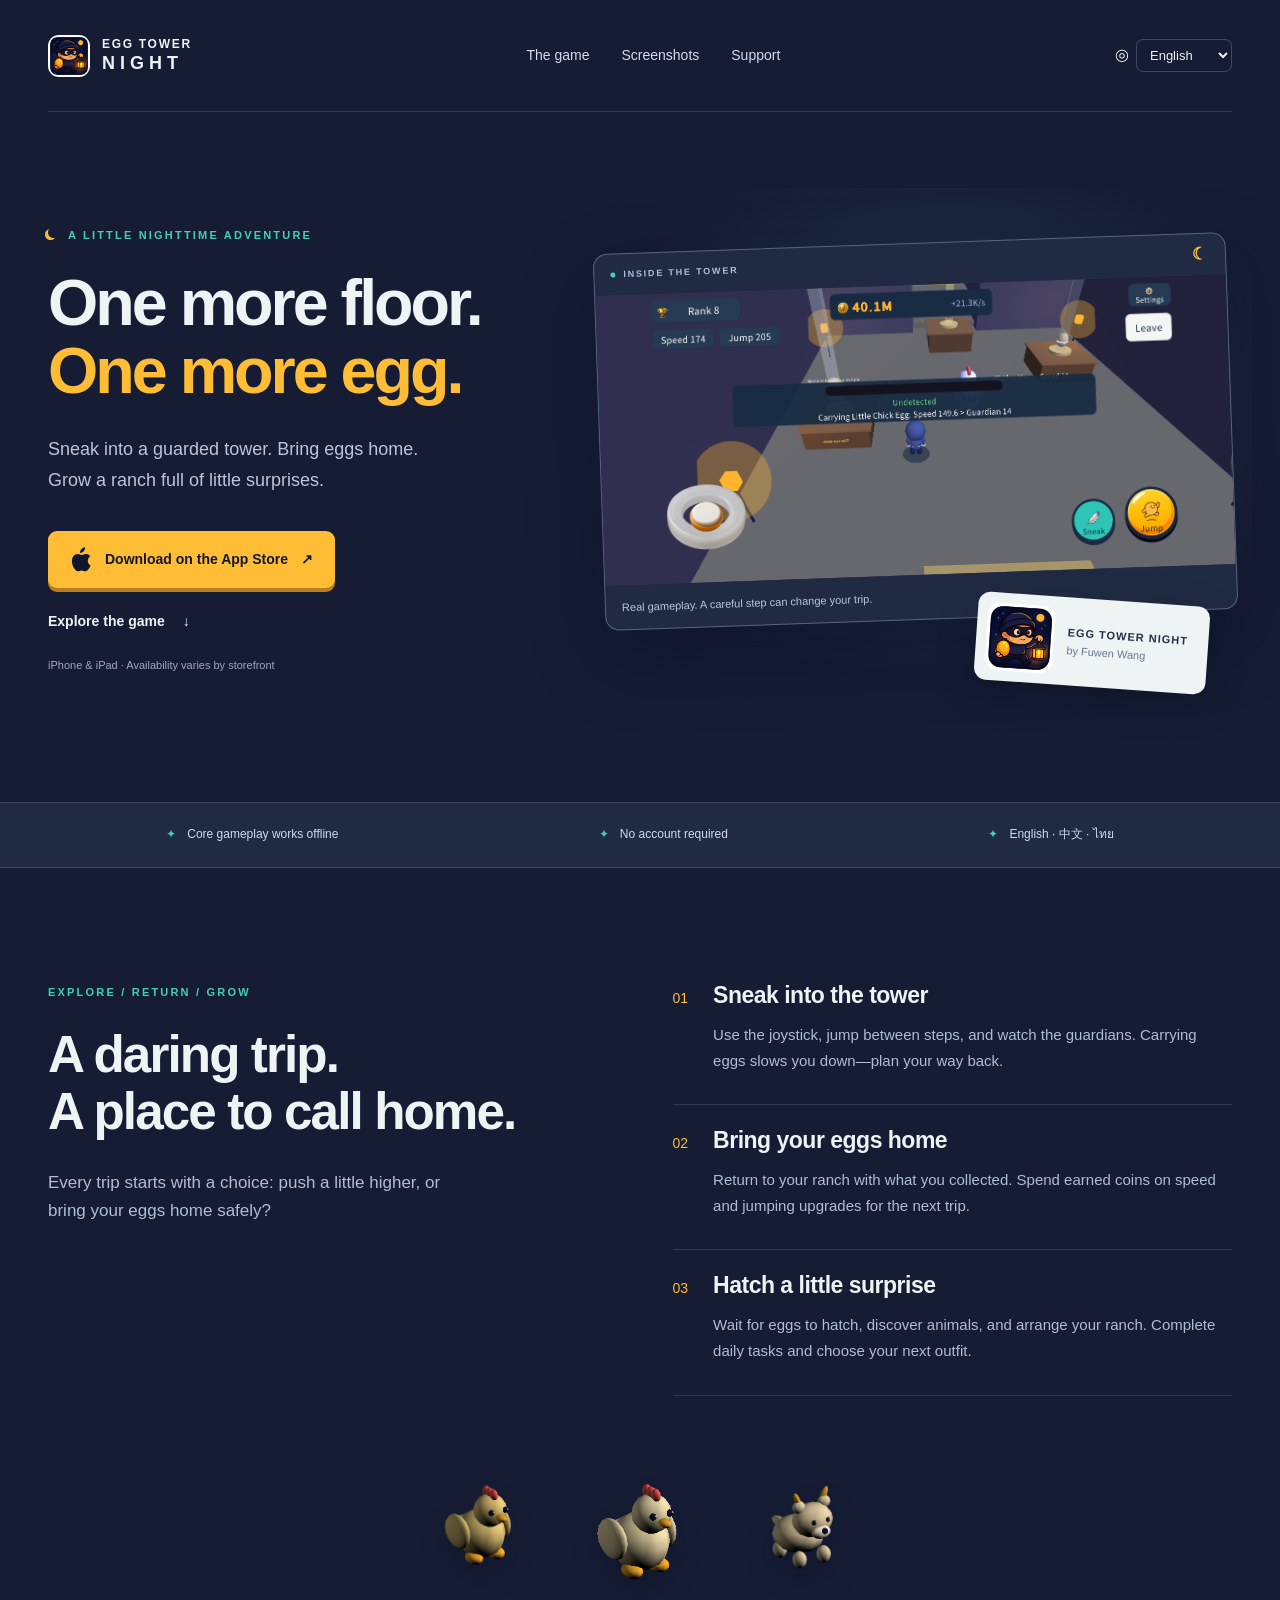
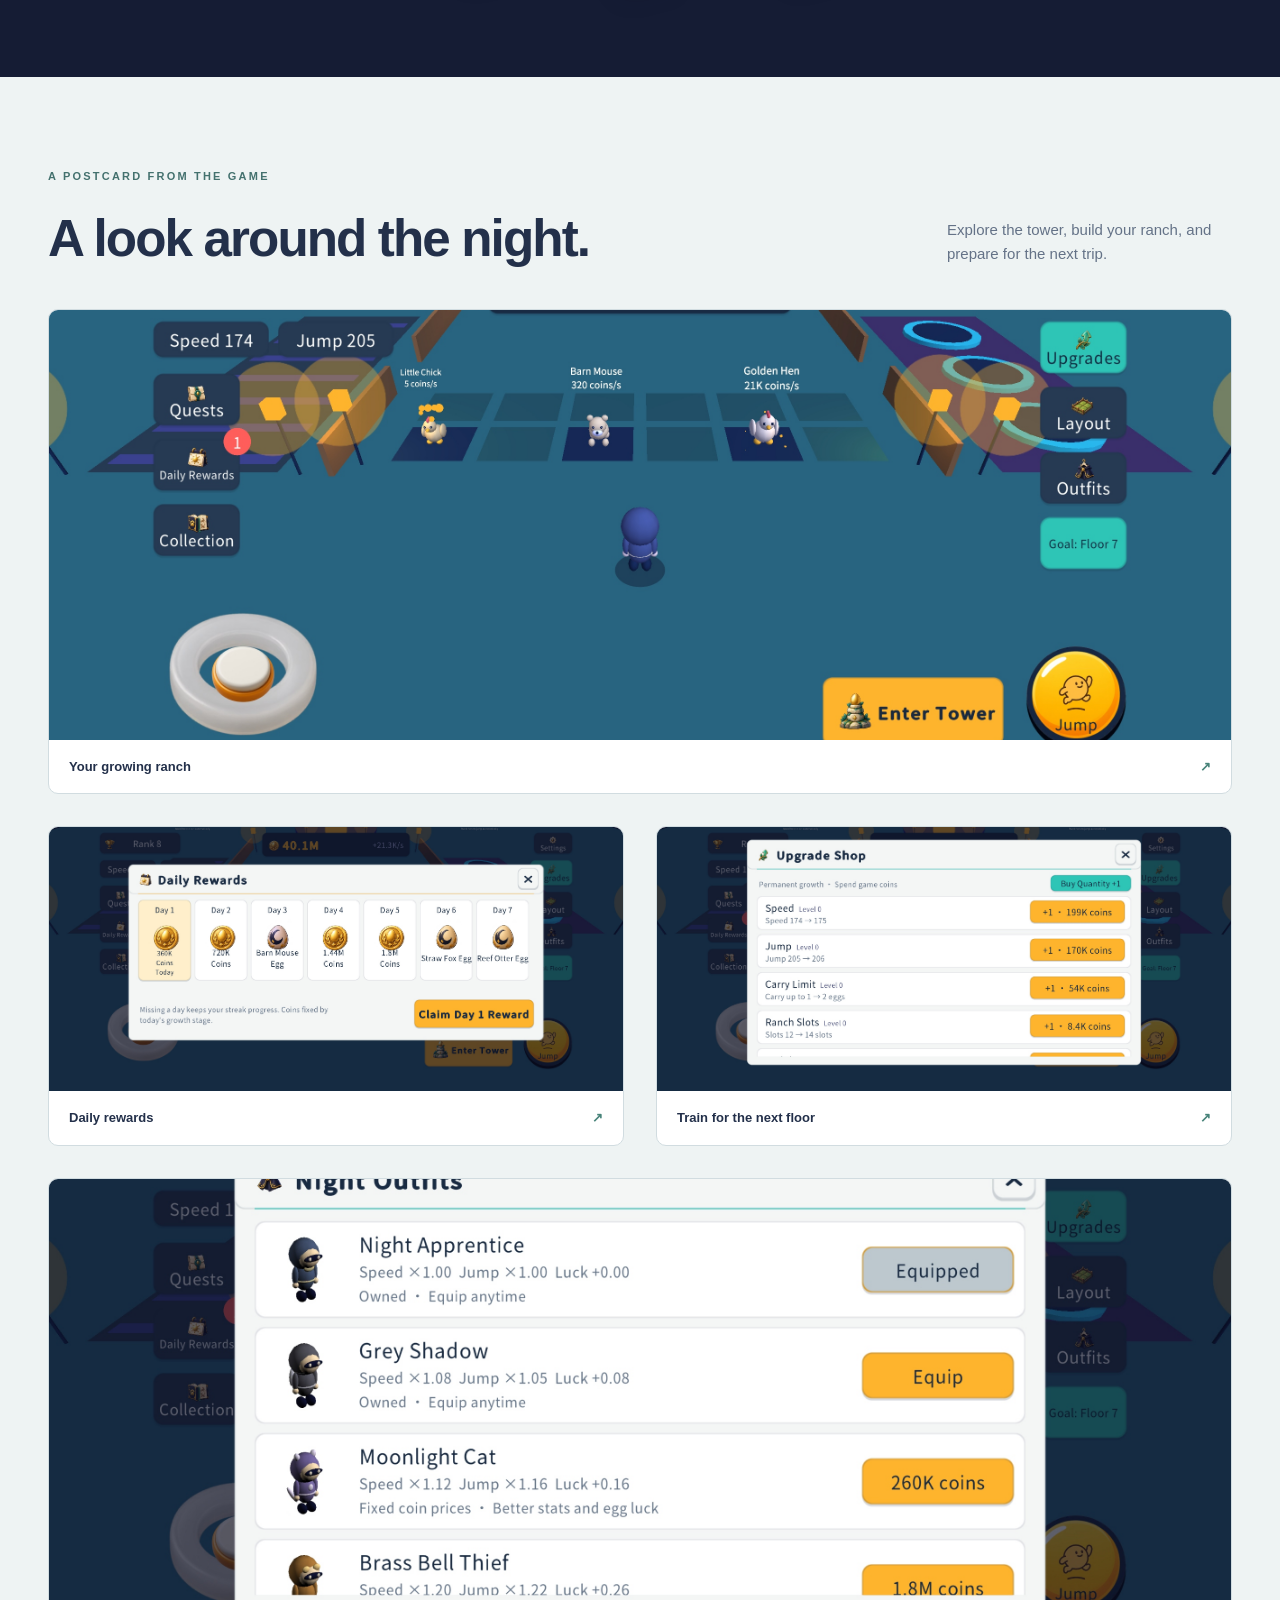
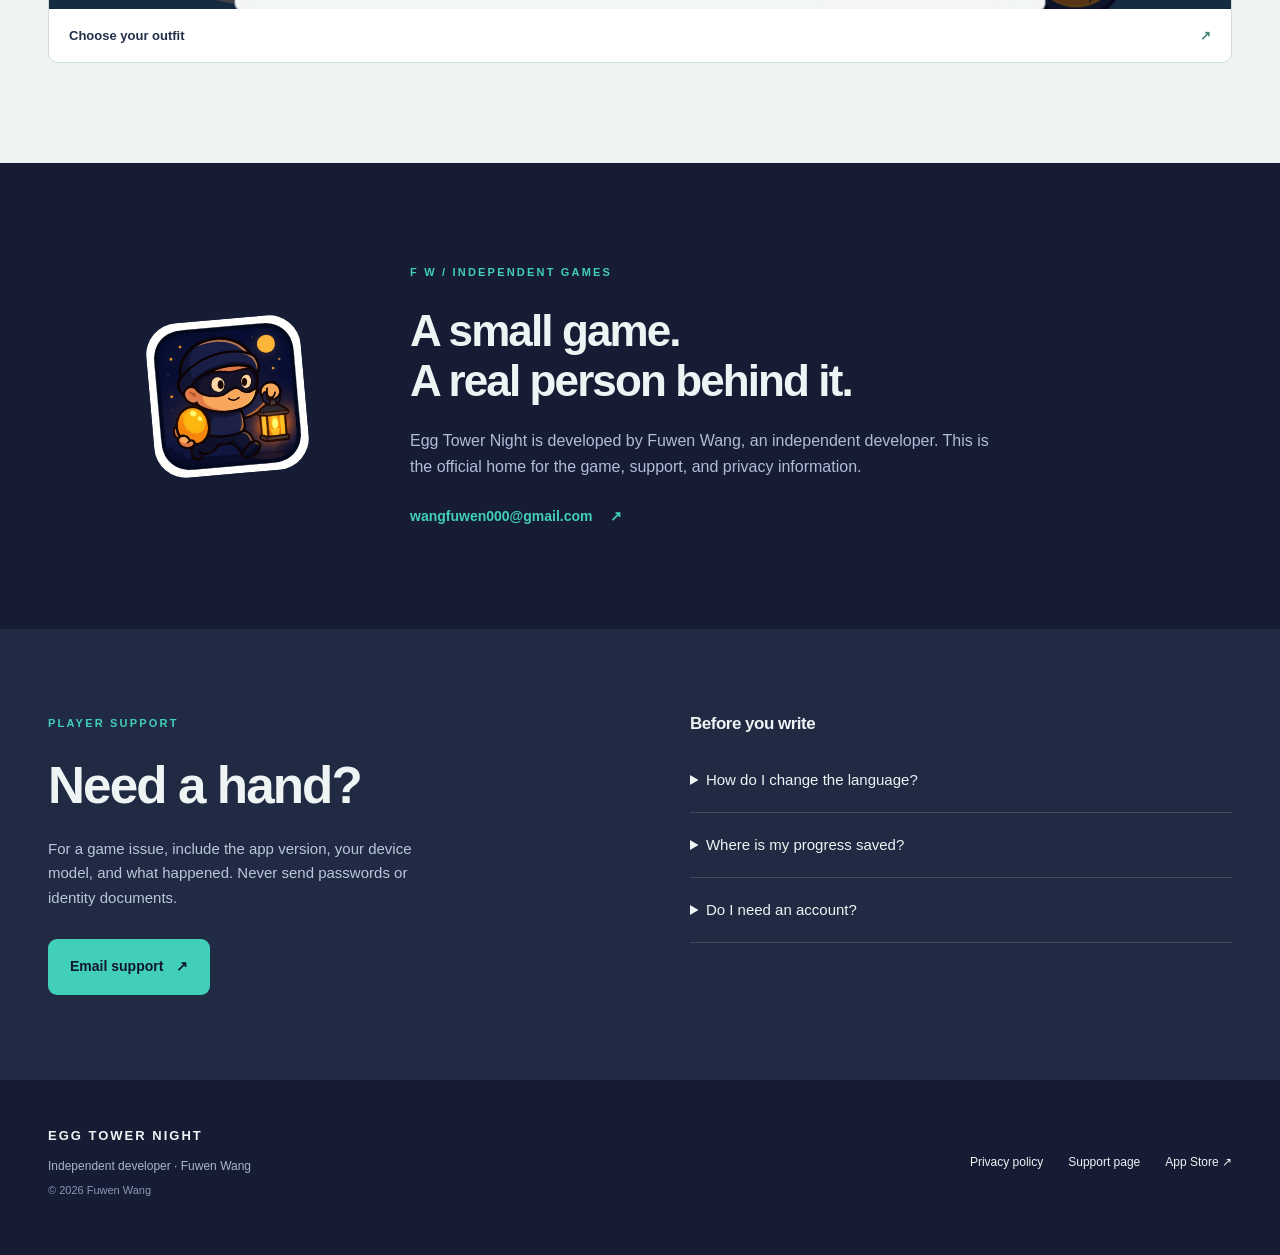
<file: index.html>
<!doctype html><html lang="en"><head><meta charset="utf-8"><meta name="viewport" content="width=device-width,initial-scale=1"><title>Fuwen Wang · Independent Games</title><meta name="description" content="Independent games by Fuwen Wang. Explore Egg Tower Night, get support, and read our privacy policy."><meta http-equiv="refresh" content="0;url=./egg-tower-night/"><link rel="canonical" href="https://wangbuddle.github.io/egg-tower-night/"><style>body{margin:0;min-height:100vh;display:grid;place-content:center;background:#151c34;color:#eef3f3;font:17px/1.7 system-ui;padding:24px}a{color:#ffbd35}h1{font-size:36px}</style></head><body><main><h1>Egg Tower Night / 蛋塔夜行</h1><p>Fuwen Wang · Independent developer</p><p><a href="./egg-tower-night/">Open the official website / 进入官网 →</a></p><p><a href="privacy.html">Privacy policy / 隐私政策</a> · <a href="egg-tower-night/support.html">Support</a></p></main></body></html>
</file>
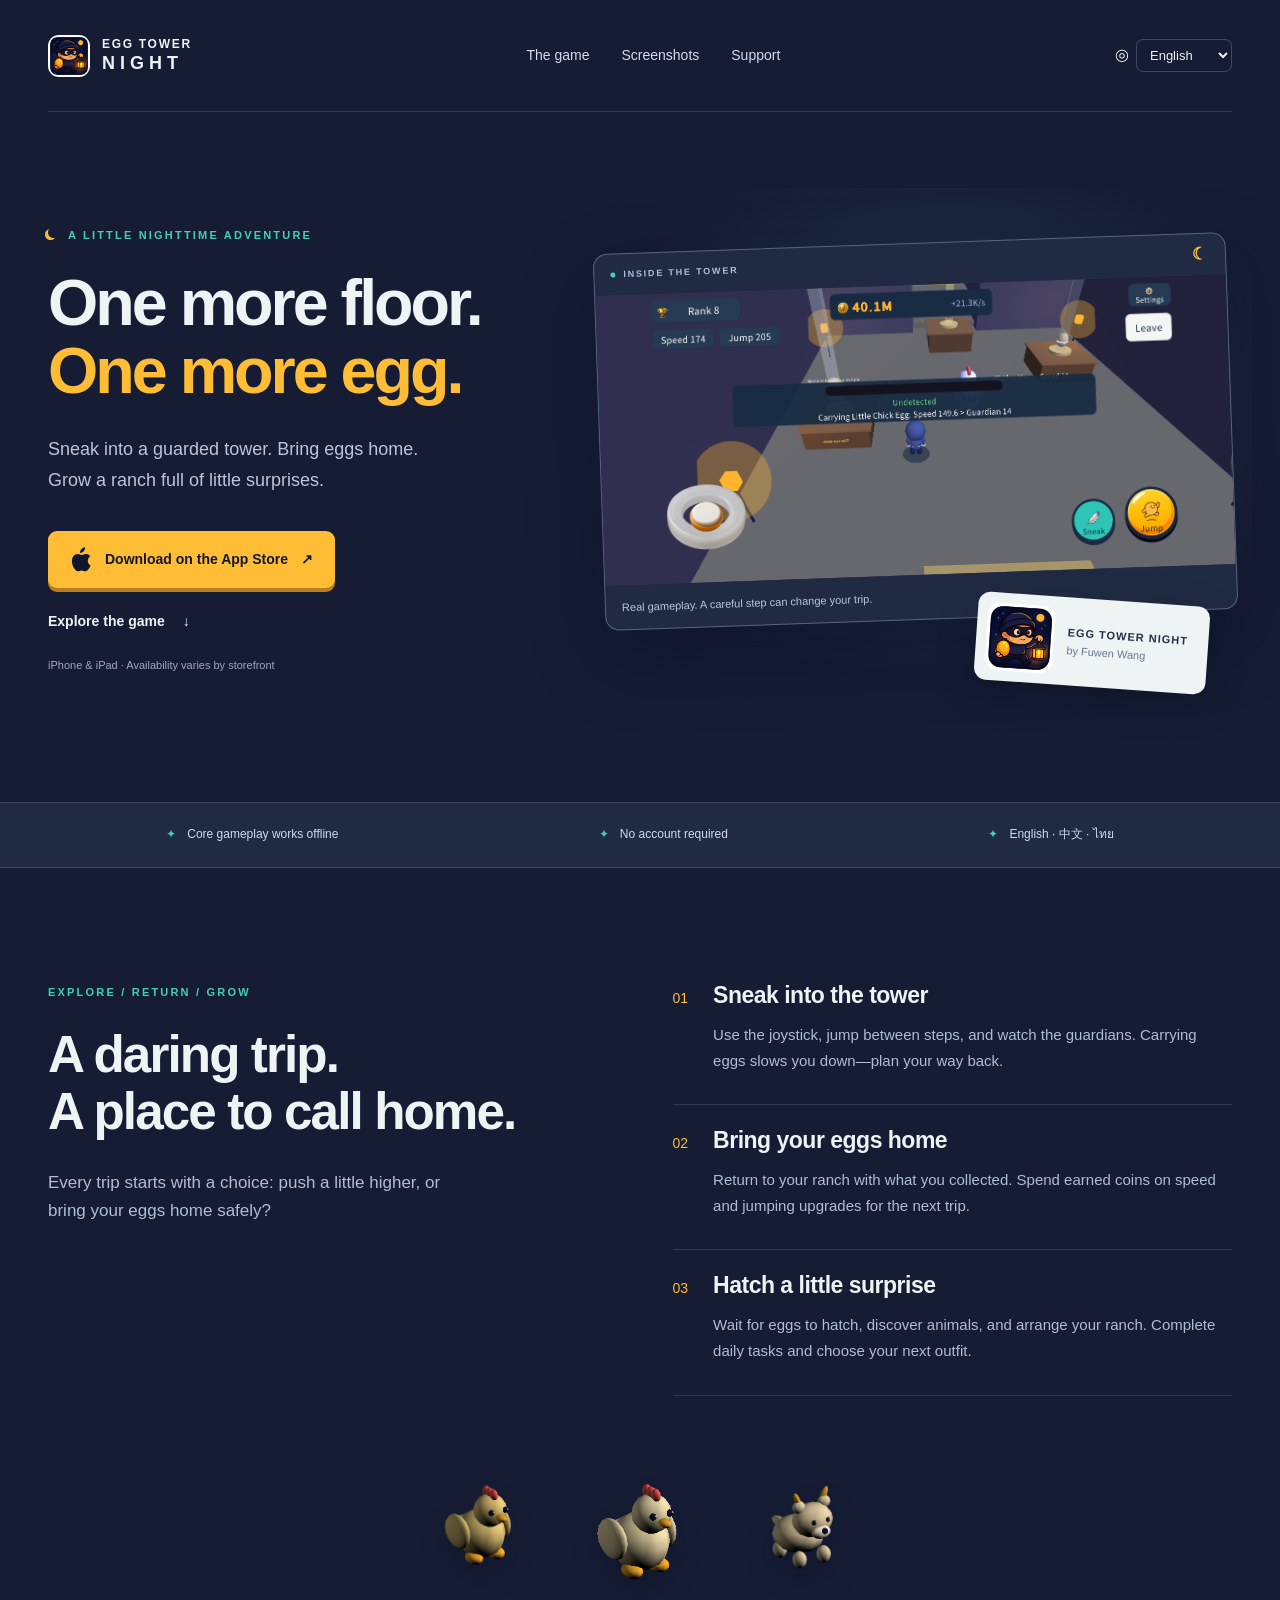
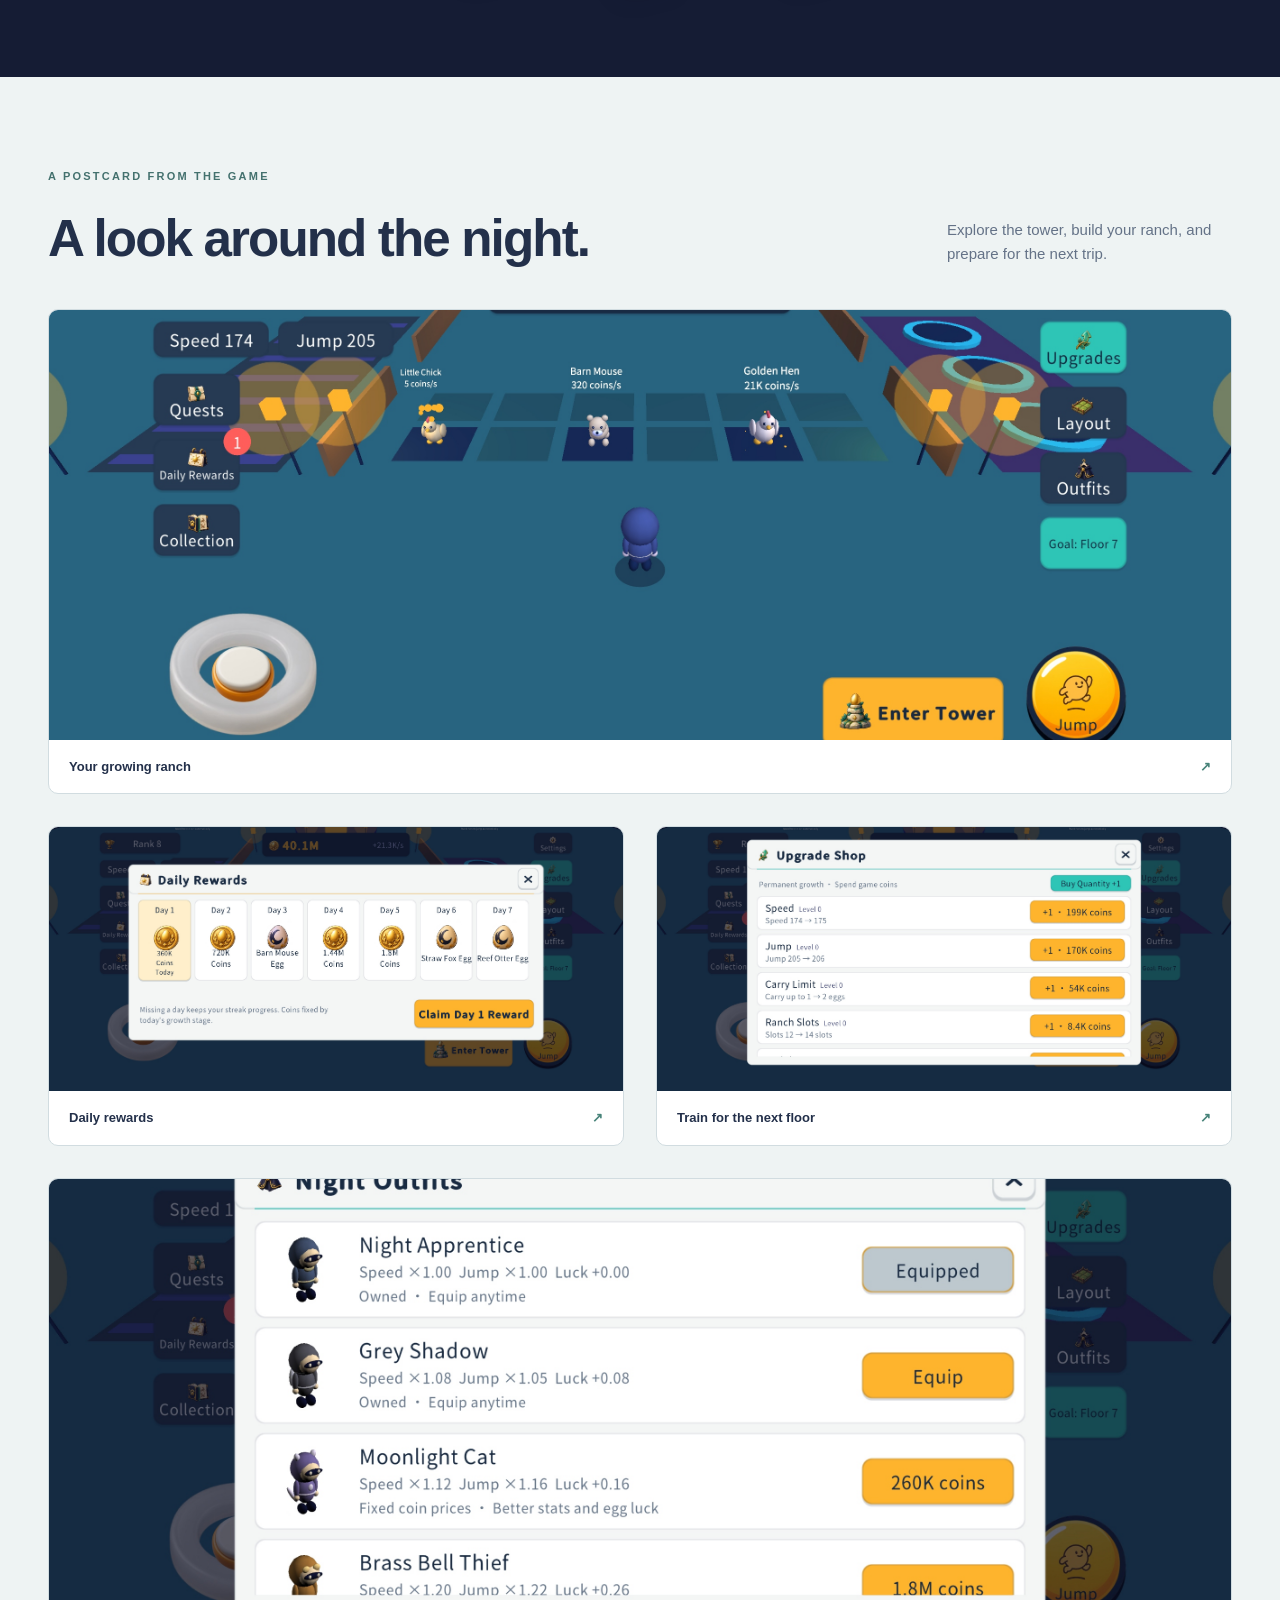
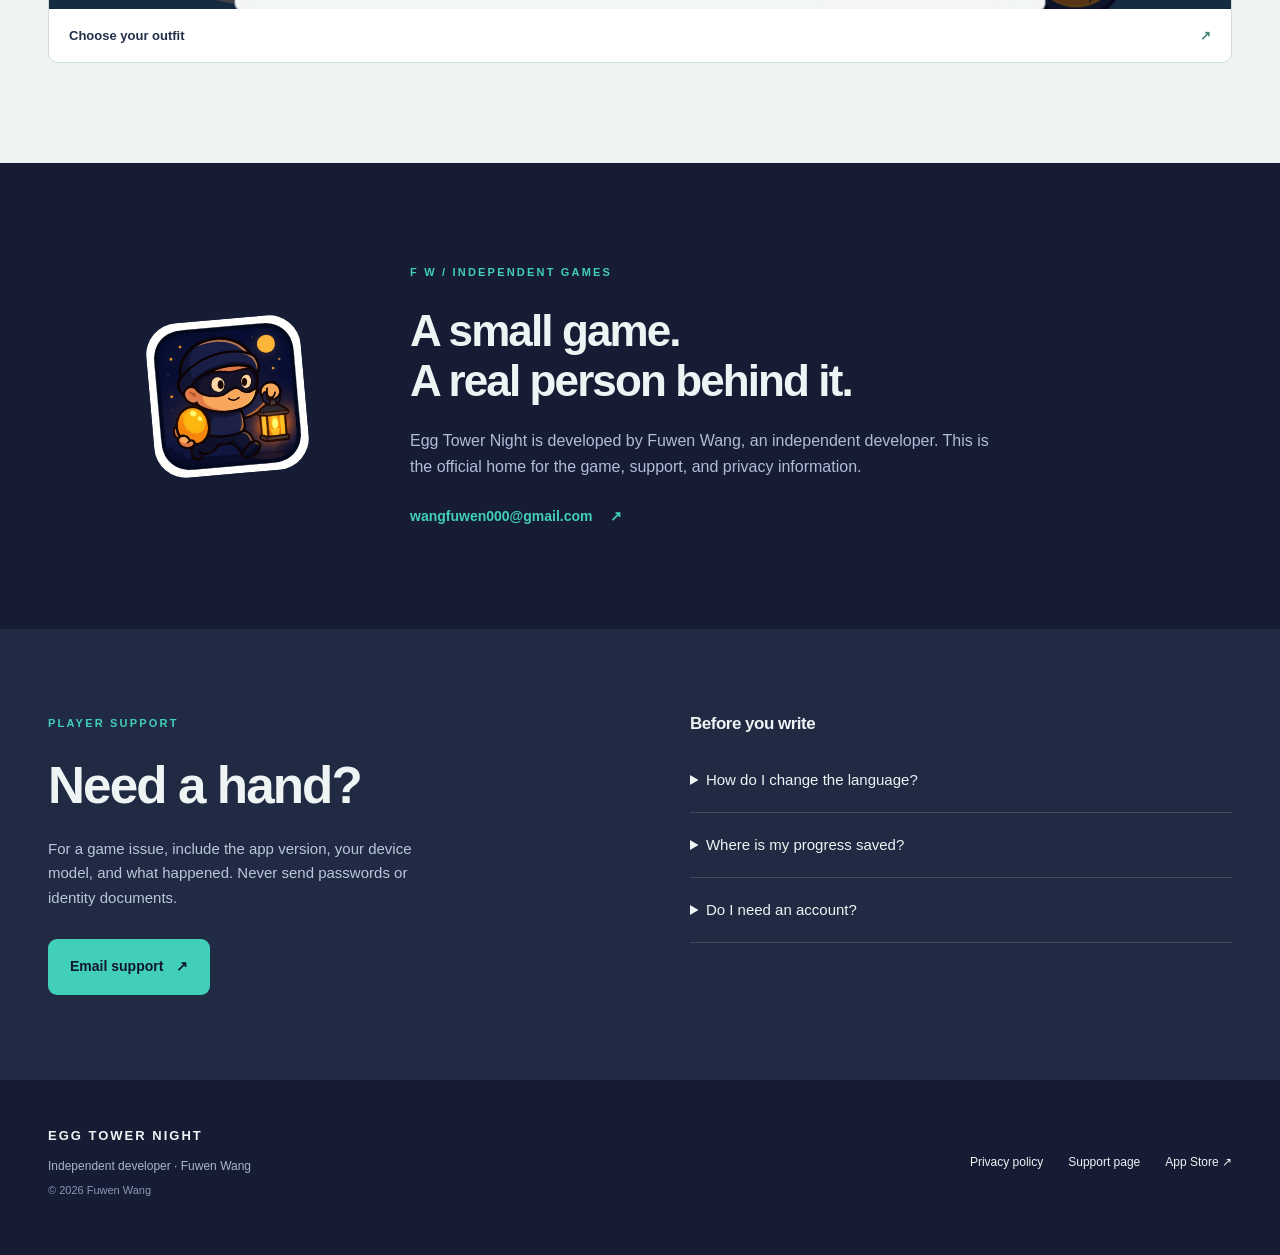
<file: egg-tower-night/index.html>
<!doctype html>
<html lang="en"><head>
<meta charset="utf-8"><meta name="viewport" content="width=device-width,initial-scale=1">
<title>Egg Tower Night — Official Website · Fuwen Wang</title>
<meta name="description" content="Sneak into a guarded tower, bring eggs home, and grow your animal ranch. Egg Tower Night, an independent game by Fuwen Wang for iPhone and iPad.">
<meta name="theme-color" content="#151c34"><meta name="apple-itunes-app" content="app-id=6819508769">
<meta property="og:title" content="Egg Tower Night — Official Website"><meta property="og:description" content="One more floor. One more egg. A nighttime adventure by Fuwen Wang."><meta property="og:type" content="website"><meta property="og:url" content="https://wangbuddle.github.io/egg-tower-night/"><link rel="canonical" href="https://wangbuddle.github.io/egg-tower-night/">
<link rel="icon" href="assets/app-icon.png" type="image/png"><link rel="stylesheet" href="style.css">
<script type="application/ld+json">{"@context":"https://schema.org","@type":"VideoGame","name":"Egg Tower Night","alternateName":"蛋塔夜行","url":"https://wangbuddle.github.io/egg-tower-night/","operatingSystem":"iOS, iPadOS","applicationCategory":"GameApplication","inLanguage":["en","zh-Hans","zh-Hant","th"],"author":{"@type":"Person","name":"Fuwen Wang"},"sameAs":"https://apps.apple.com/app/id6819508769"}</script>
<script defer src="copy.js"></script><script defer src="app.js"></script>
</head><body>
<a class="skip" href="#main">Skip to content</a>
<header class="header wrap"><a class="brand" href="index.html" aria-label="Egg Tower Night home"><img src="assets/app-icon.png" width="42" height="42" alt=""><span>EGG TOWER<br><b>NIGHT</b></span></a><nav aria-label="Main navigation"><a href="#game" data-i18n="navGame">The game</a><a href="#screens" data-i18n="navScreens">Screenshots</a><a href="#support" data-i18n="navSupport">Support</a></nav><label class="language"><span aria-hidden="true">◎</span><select id="language" aria-label="Website language"><option value="en">English</option><option value="zh-Hans">简体中文</option><option value="zh-Hant">繁體中文</option><option value="th">ภาษาไทย</option></select></label></header>
<main id="main">
<section class="hero wrap"><div class="hero-copy"><p class="eyebrow"><span class="tiny-moon" aria-hidden="true"></span><span data-i18n="eyebrow">A LITTLE NIGHTTIME ADVENTURE</span></p><h1 data-html="title">One more floor.<br><em>One more egg.</em></h1><p class="intro" data-i18n="intro">Sneak into a guarded tower. Bring eggs home. Grow a ranch full of little surprises.</p><div class="hero-actions"><a class="button primary app-store" href="https://apps.apple.com/app/id6819508769" target="_blank" rel="noopener"><svg width="22" height="25" viewBox="0 0 24 28" aria-hidden="true"><path fill="currentColor" d="M17.2 4.5c1-1.2 1.6-2.7 1.4-4.2-1.5.1-3.2 1-4.2 2.2-1 1-1.7 2.6-1.5 4.1 1.7.1 3.3-.8 4.3-2.1ZM21.7 15.2c0-3.2 2.6-4.8 2.7-4.9-1.5-2.2-3.9-2.5-4.8-2.5-2-.2-4 1.2-5 1.2s-2.6-1.2-4.3-1.1C8.1 8 6 9.2 4.9 11.2c-2.3 4-.6 9.8 1.6 13 1.1 1.5 2.3 3.1 4 3 1.6-.1 2.2-1 4.2-1s2.6 1 4.3.9c1.8 0 2.9-1.5 3.9-3 1.2-1.7 1.7-3.4 1.7-3.5-.1 0-3-1.1-3-5.4Z" transform="translate(-2 0)"/></svg><span data-i18n="cta">Download on the App Store</span><span aria-hidden="true">↗</span></a><a class="text-link" href="#game"><span data-i18n="watch">Explore the game</span> <span aria-hidden="true">↓</span></a></div><p class="availability" data-i18n="availability">iPhone & iPad · Availability varies by storefront</p></div><div class="hero-art"><div class="screenshot-frame"><div class="frame-top"><span class="status-dot"></span><span data-i18n="shotLabel">INSIDE THE TOWER</span><span aria-hidden="true">☾</span></div><button class="shot-open" data-shot="1" aria-label="Open full-size gameplay screenshot"><img id="hero-shot" src="assets/en/02-tower.jpg" width="2622" height="1206" alt="Tower exploration gameplay in Egg Tower Night" fetchpriority="high"></button><p data-i18n="shotCaption">Real gameplay. A careful step can change your trip.</p></div><div class="art-stamp"><img src="assets/app-icon.png" alt="Egg Tower Night app icon" width="100" height="100"><span>EGG TOWER NIGHT<br><small>by Fuwen Wang</small></span></div></div></section>
<div class="fact-strip"><div class="wrap facts"><span data-fact="0">Core gameplay works offline</span><span data-fact="1">No account required</span><span data-fact="2">English · 中文 · ไทย</span></div></div>
<section id="game" class="game-section wrap"><div class="section-intro"><p class="eyebrow">EXPLORE / RETURN / GROW</p><h2 data-html="loopTitle">A daring trip.<br>A place to call home.</h2><p data-i18n="loopIntro">Every trip starts with a choice: push a little higher, or bring your eggs home safely?</p></div><ol class="game-loop"><li><span class="step-number">01</span><div><h3 data-step="0">Sneak into the tower</h3><p data-step-body="0"></p></div></li><li><span class="step-number">02</span><div><h3 data-step="1">Bring your eggs home</h3><p data-step-body="1"></p></div></li><li><span class="step-number">03</span><div><h3 data-step="2">Hatch a little surprise</h3><p data-step-body="2"></p></div></li></ol><div class="animal-parade" aria-hidden="true"><img src="assets/animal-0.png" width="180" height="180" alt="" loading="lazy"><img src="assets/animal-4.png" width="180" height="180" alt="" loading="lazy"><img src="assets/animal-9.png" width="180" height="180" alt="" loading="lazy"></div></section>
<section id="screens" class="gallery-section"><div class="wrap"><div class="gallery-header"><div><p class="eyebrow">A POSTCARD FROM THE GAME</p><h2 data-i18n="galleryTitle">A look around the night.</h2></div><p data-i18n="galleryIntro">Explore the tower, build your ranch, and prepare for the next trip.</p></div><div class="gallery-grid">
<figure class="wide"><button class="shot-open" data-shot="0"><img src="assets/en/01-ranch.jpg" data-image="0" width="2622" height="1206" alt="Your growing ranch" loading="lazy"></button><figcaption><span data-caption="0">Your growing ranch</span><span aria-hidden="true">↗</span></figcaption></figure>
<figure><button class="shot-open" data-shot="2"><img src="assets/en/03-daily-rewards.jpg" data-image="2" width="2622" height="1206" alt="Daily rewards" loading="lazy"></button><figcaption><span data-caption="2">Daily rewards</span><span aria-hidden="true">↗</span></figcaption></figure>
<figure><button class="shot-open" data-shot="3"><img src="assets/en/04-upgrades.jpg" data-image="3" width="2622" height="1206" alt="Upgrades" loading="lazy"></button><figcaption><span data-caption="3">Train for the next floor</span><span aria-hidden="true">↗</span></figcaption></figure>
<figure class="wide"><button class="shot-open" data-shot="4"><img src="assets/en/05-outfits.jpg" data-image="4" width="2622" height="1206" alt="Outfits" loading="lazy"></button><figcaption><span data-caption="4">Choose your outfit</span><span aria-hidden="true">↗</span></figcaption></figure></div></div></section>
<section class="about wrap"><img class="about-icon" src="assets/app-icon.png" alt="Egg Tower Night icon" width="130" height="130" loading="lazy"><div><p class="eyebrow">F W / INDEPENDENT GAMES</p><h2 data-html="aboutTitle">A small game.<br>A real person behind it.</h2><p data-i18n="about"></p><a class="text-link" href="mailto:wangfuwen000@gmail.com">wangfuwen000@gmail.com <span aria-hidden="true">↗</span></a></div></section>
<section id="support" class="support-section"><div class="wrap support-grid"><div><p class="eyebrow">PLAYER SUPPORT</p><h2 data-i18n="supportTitle">Need a hand?</h2><p data-i18n="support"></p><a class="button secondary" href="mailto:wangfuwen000@gmail.com?subject=Egg%20Tower%20Night%20Support"><span data-i18n="email">Email support</span><span aria-hidden="true">↗</span></a></div><div class="faq"><h3 data-i18n="faqTitle">Before you write</h3><details><summary data-question="0"></summary><p data-answer="0"></p></details><details><summary data-question="1"></summary><p data-answer="1"></p></details><details><summary data-question="2"></summary><p data-answer="2"></p></details></div></div></section>
</main>
<footer class="wrap footer"><div><a class="footer-brand" href="index.html">EGG TOWER NIGHT</a><p data-i18n="footer">Independent developer · Fuwen Wang</p><small data-i18n="rights">© 2026 Fuwen Wang</small></div><div class="footer-links"><a id="privacy-link" href="privacy-en.html" data-i18n="privacy">Privacy policy</a><a href="support.html" data-i18n="supportPage">Support page</a><a class="app-store" href="https://apps.apple.com/app/id6819508769" target="_blank" rel="noopener">App Store ↗</a></div></footer>
<dialog id="lightbox" aria-label="Gameplay screenshot"><div class="lightbox-toolbar"><span id="lightbox-caption"></span><button id="close-lightbox" aria-label="Close screenshot">✕</button></div><img id="lightbox-image" alt=""><div class="lightbox-controls"><button id="previous-shot" aria-label="Previous screenshot">←</button><span id="lightbox-counter"></span><button id="next-shot" aria-label="Next screenshot">→</button></div></dialog>
<noscript><div class="noscript">Egg Tower Night is an independent game by Fuwen Wang. Contact: <a href="mailto:wangfuwen000@gmail.com">wangfuwen000@gmail.com</a>. <a href="privacy-en.html">Privacy policy</a>. Enable JavaScript for language switching and the screenshot viewer.</div></noscript>
</body></html>
</file>
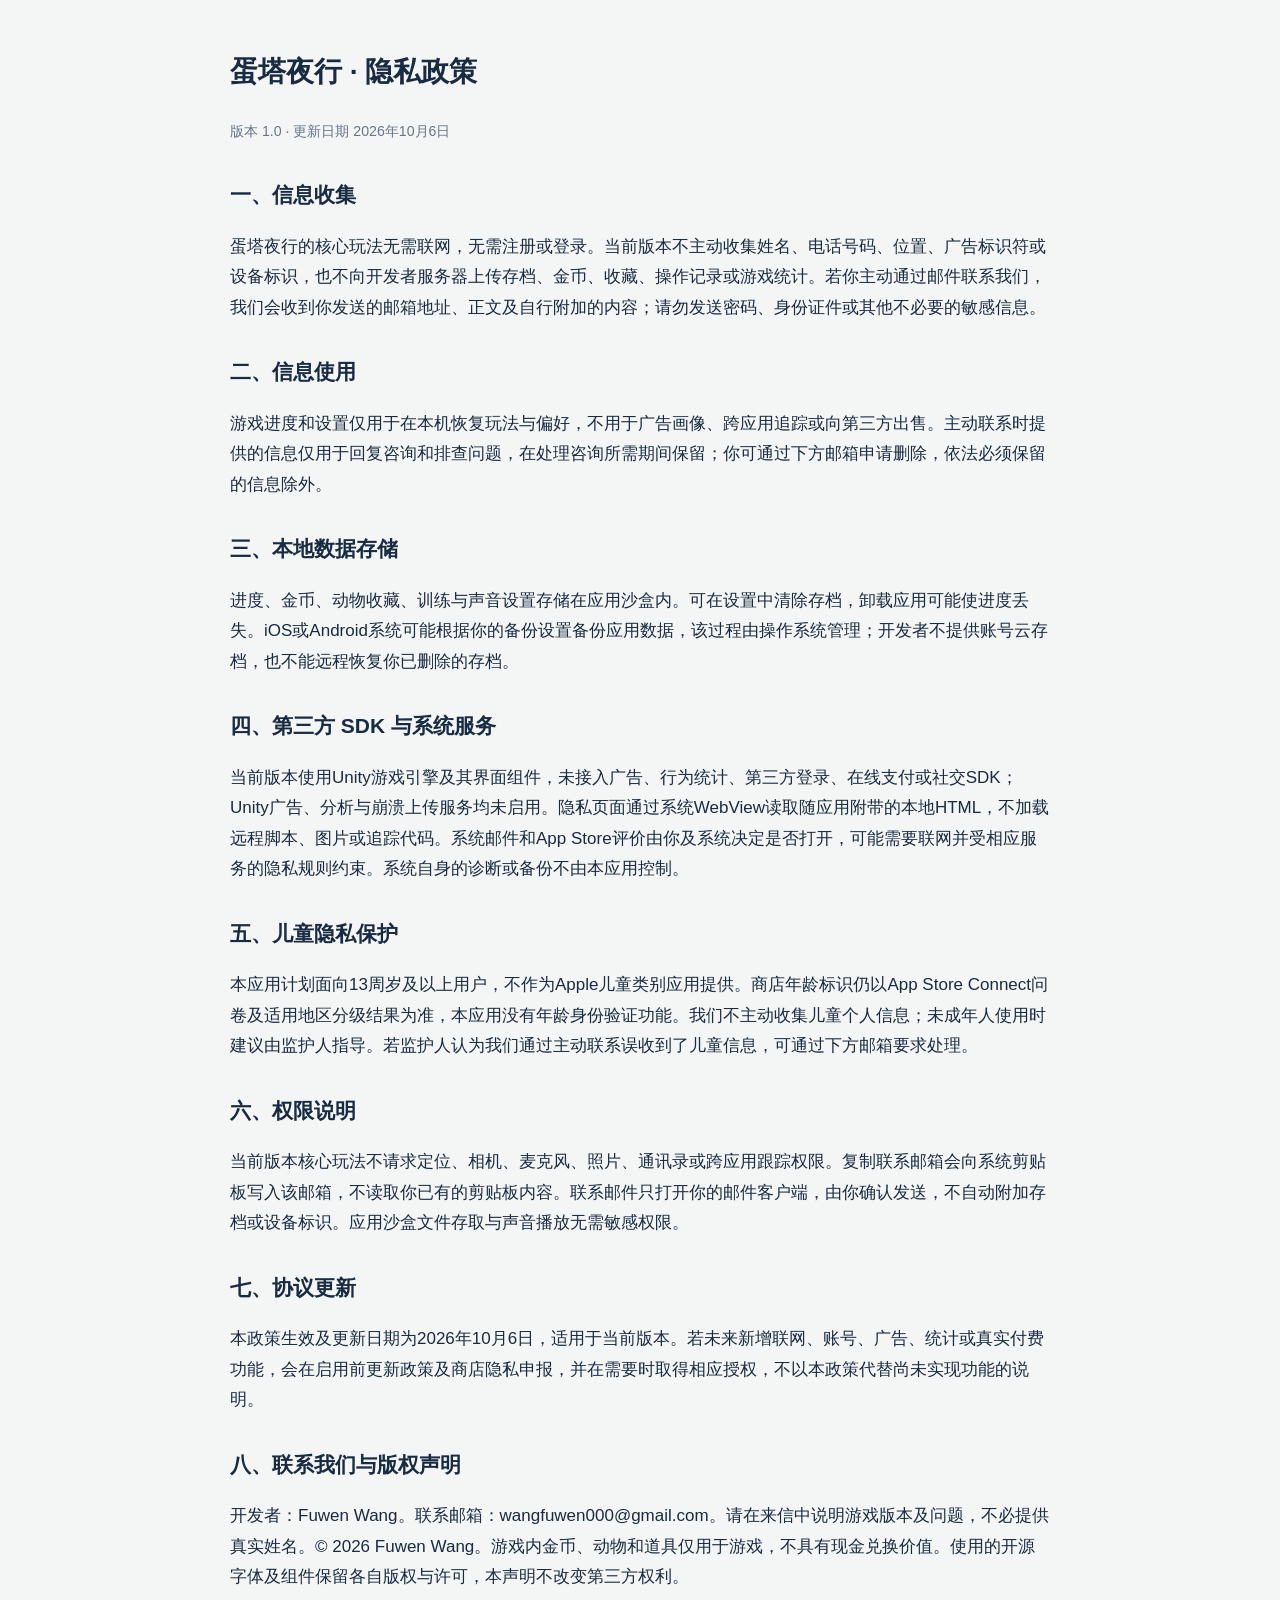
<file: privacy.html>
<!doctype html><html lang="zh-CN"><head><meta charset="utf-8"><meta name="viewport" content="width=device-width,initial-scale=1"><meta http-equiv="Content-Security-Policy" content="default-src 'none'; style-src 'unsafe-inline'; img-src 'none'; connect-src 'none'; script-src 'none'"><title>蛋塔夜行 · 隐私政策</title><style>body{margin:0;background:#f4f6f5;color:#182b42;font:17px/1.8 -apple-system,BlinkMacSystemFont,"Noto Sans CJK SC",sans-serif}main{max-width:820px;margin:auto;padding:28px 24px 72px}h1{font-size:28px}h2{font-size:21px;margin-top:30px}p{margin:12px 0}small{color:#65758a}</style></head><body><main><h1>蛋塔夜行 · 隐私政策</h1><small>版本 1.0 · 更新日期 2026年10月6日</small><section><h2>一、信息收集</h2><p>蛋塔夜行的核心玩法无需联网，无需注册或登录。当前版本不主动收集姓名、电话号码、位置、广告标识符或设备标识，也不向开发者服务器上传存档、金币、收藏、操作记录或游戏统计。若你主动通过邮件联系我们，我们会收到你发送的邮箱地址、正文及自行附加的内容；请勿发送密码、身份证件或其他不必要的敏感信息。</p></section><section><h2>二、信息使用</h2><p>游戏进度和设置仅用于在本机恢复玩法与偏好，不用于广告画像、跨应用追踪或向第三方出售。主动联系时提供的信息仅用于回复咨询和排查问题，在处理咨询所需期间保留；你可通过下方邮箱申请删除，依法必须保留的信息除外。</p></section><section><h2>三、本地数据存储</h2><p>进度、金币、动物收藏、训练与声音设置存储在应用沙盒内。可在设置中清除存档，卸载应用可能使进度丢失。iOS或Android系统可能根据你的备份设置备份应用数据，该过程由操作系统管理；开发者不提供账号云存档，也不能远程恢复你已删除的存档。</p></section><section><h2>四、第三方 SDK 与系统服务</h2><p>当前版本使用Unity游戏引擎及其界面组件，未接入广告、行为统计、第三方登录、在线支付或社交SDK；Unity广告、分析与崩溃上传服务均未启用。隐私页面通过系统WebView读取随应用附带的本地HTML，不加载远程脚本、图片或追踪代码。系统邮件和App Store评价由你及系统决定是否打开，可能需要联网并受相应服务的隐私规则约束。系统自身的诊断或备份不由本应用控制。</p></section><section><h2>五、儿童隐私保护</h2><p>本应用计划面向13周岁及以上用户，不作为Apple儿童类别应用提供。商店年龄标识仍以App Store Connect问卷及适用地区分级结果为准，本应用没有年龄身份验证功能。我们不主动收集儿童个人信息；未成年人使用时建议由监护人指导。若监护人认为我们通过主动联系误收到了儿童信息，可通过下方邮箱要求处理。</p></section><section><h2>六、权限说明</h2><p>当前版本核心玩法不请求定位、相机、麦克风、照片、通讯录或跨应用跟踪权限。复制联系邮箱会向系统剪贴板写入该邮箱，不读取你已有的剪贴板内容。联系邮件只打开你的邮件客户端，由你确认发送，不自动附加存档或设备标识。应用沙盒文件存取与声音播放无需敏感权限。</p></section><section><h2>七、协议更新</h2><p>本政策生效及更新日期为2026年10月6日，适用于当前版本。若未来新增联网、账号、广告、统计或真实付费功能，会在启用前更新政策及商店隐私申报，并在需要时取得相应授权，不以本政策代替尚未实现功能的说明。</p></section><section><h2>八、联系我们与版权声明</h2><p>开发者：Fuwen Wang。联系邮箱：wangfuwen000@gmail.com。请在来信中说明游戏版本及问题，不必提供真实姓名。© 2026 Fuwen Wang。游戏内金币、动物和道具仅用于游戏，不具有现金兑换价值。使用的开源字体及组件保留各自版权与许可，本声明不改变第三方权利。</p></section></main></body></html>
</file>
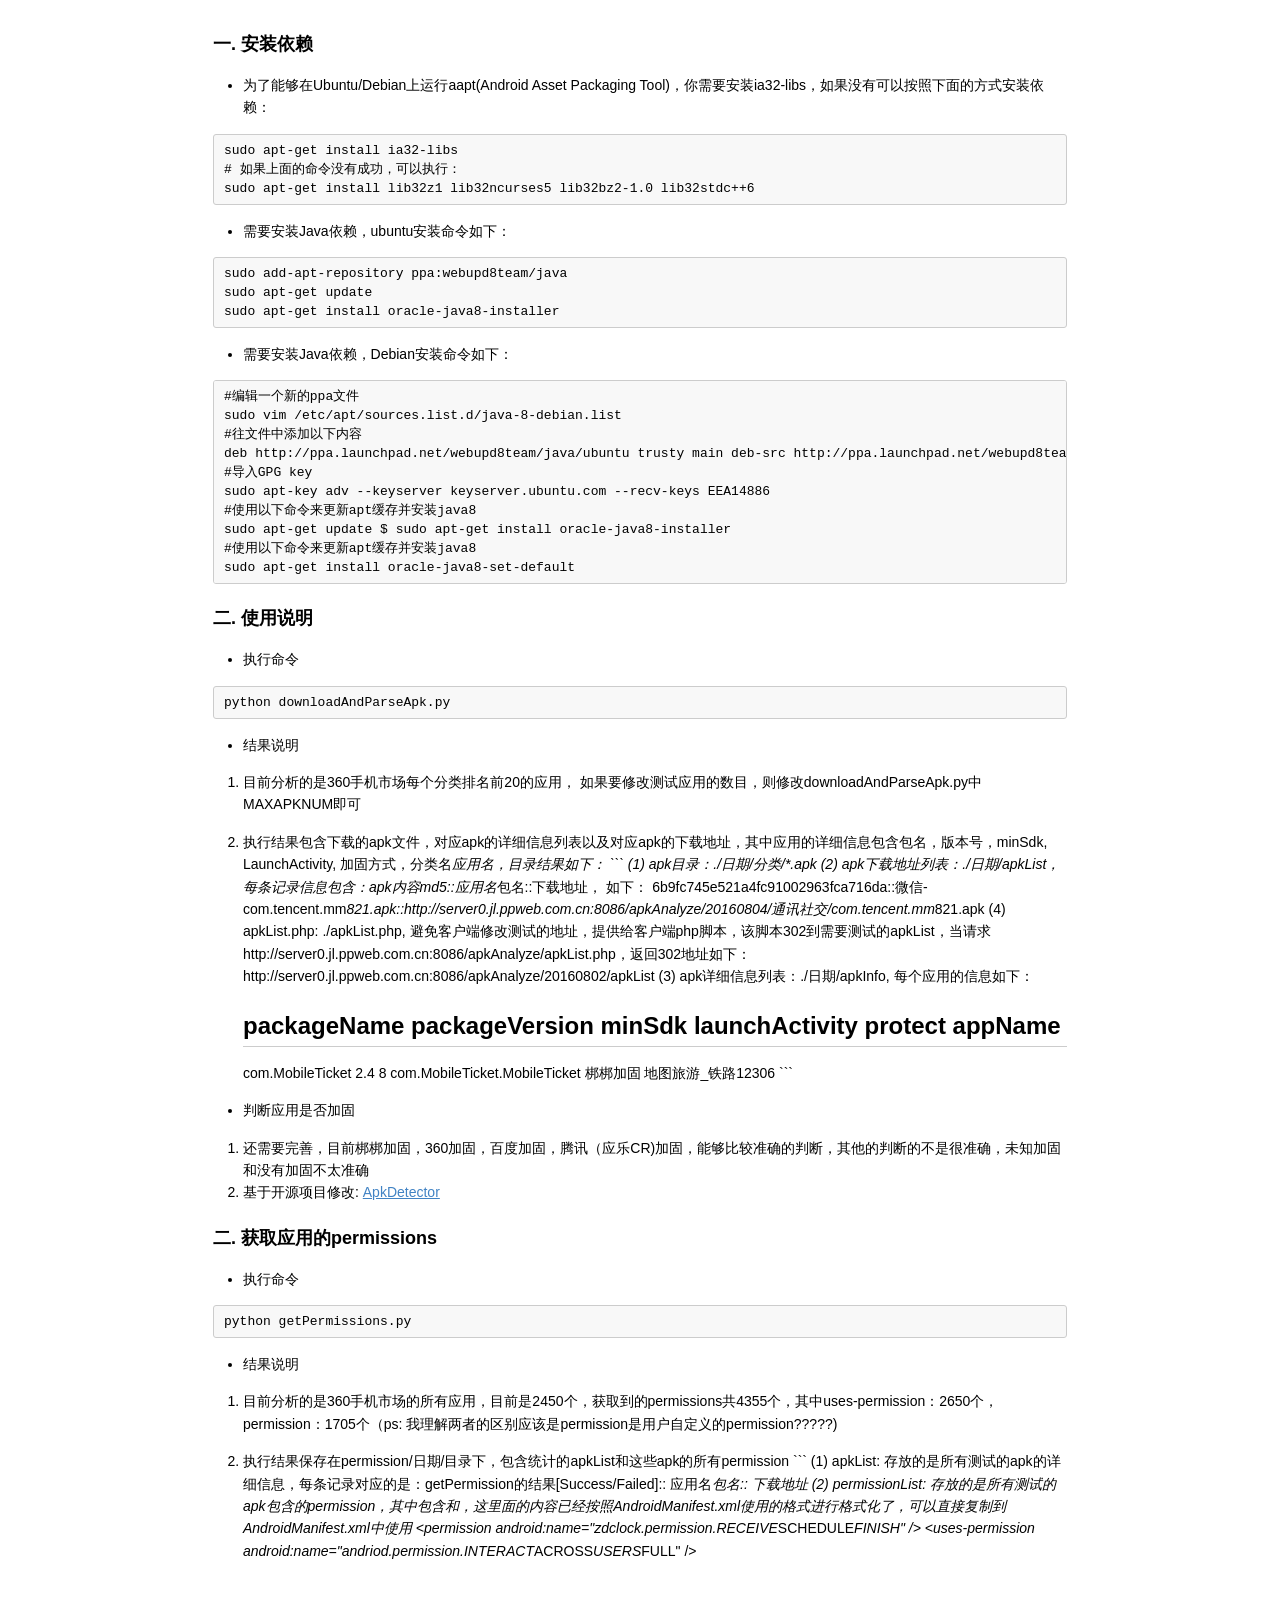
<file: README.html>
<!DOCTYPE html>
<html>

<head>

<meta charset="utf-8">
<meta name="viewport" content="width=device-width, initial-scale=1.0, user-scalable=yes">
<title>README</title>


<style type="text/css">
body {
  font-family: Helvetica, arial, sans-serif;
  font-size: 14px;
  line-height: 1.6;
  padding-top: 10px;
  padding-bottom: 10px;
  background-color: white;
  padding: 30px; }

body > *:first-child {
  margin-top: 0 !important; }
body > *:last-child {
  margin-bottom: 0 !important; }

a {
  color: #4183C4; }
a.absent {
  color: #cc0000; }
a.anchor {
  display: block;
  padding-left: 30px;
  margin-left: -30px;
  cursor: pointer;
  position: absolute;
  top: 0;
  left: 0;
  bottom: 0; }

h1, h2, h3, h4, h5, h6 {
  margin: 20px 0 10px;
  padding: 0;
  font-weight: bold;
  -webkit-font-smoothing: antialiased;
  cursor: text;
  position: relative; }

h1:hover a.anchor, h2:hover a.anchor, h3:hover a.anchor, h4:hover a.anchor, h5:hover a.anchor, h6:hover a.anchor {
  background: url([data-uri]) no-repeat 10px center;
  text-decoration: none; }

h1 tt, h1 code {
  font-size: inherit; }

h2 tt, h2 code {
  font-size: inherit; }

h3 tt, h3 code {
  font-size: inherit; }

h4 tt, h4 code {
  font-size: inherit; }

h5 tt, h5 code {
  font-size: inherit; }

h6 tt, h6 code {
  font-size: inherit; }

h1 {
  font-size: 28px;
  color: black; }

h2 {
  font-size: 24px;
  border-bottom: 1px solid #cccccc;
  color: black; }

h3 {
  font-size: 18px; }

h4 {
  font-size: 16px; }

h5 {
  font-size: 14px; }

h6 {
  color: #777777;
  font-size: 14px; }

p, blockquote, ul, ol, dl, li, table, pre {
  margin: 15px 0; }

hr {
  background: transparent url([data-uri]) repeat-x 0 0;
  border: 0 none;
  color: #cccccc;
  height: 4px;
  padding: 0;
}

body > h2:first-child {
  margin-top: 0;
  padding-top: 0; }
body > h1:first-child {
  margin-top: 0;
  padding-top: 0; }
  body > h1:first-child + h2 {
    margin-top: 0;
    padding-top: 0; }
body > h3:first-child, body > h4:first-child, body > h5:first-child, body > h6:first-child {
  margin-top: 0;
  padding-top: 0; }

a:first-child h1, a:first-child h2, a:first-child h3, a:first-child h4, a:first-child h5, a:first-child h6 {
  margin-top: 0;
  padding-top: 0; }

h1 p, h2 p, h3 p, h4 p, h5 p, h6 p {
  margin-top: 0; }

li p.first {
  display: inline-block; }
li {
  margin: 0; }
ul, ol {
  padding-left: 30px; }

ul :first-child, ol :first-child {
  margin-top: 0; }

dl {
  padding: 0; }
  dl dt {
    font-size: 14px;
    font-weight: bold;
    font-style: italic;
    padding: 0;
    margin: 15px 0 5px; }
    dl dt:first-child {
      padding: 0; }
    dl dt > :first-child {
      margin-top: 0; }
    dl dt > :last-child {
      margin-bottom: 0; }
  dl dd {
    margin: 0 0 15px;
    padding: 0 15px; }
    dl dd > :first-child {
      margin-top: 0; }
    dl dd > :last-child {
      margin-bottom: 0; }

blockquote {
  border-left: 4px solid #dddddd;
  padding: 0 15px;
  color: #777777; }
  blockquote > :first-child {
    margin-top: 0; }
  blockquote > :last-child {
    margin-bottom: 0; }

table {
  padding: 0;border-collapse: collapse; }
  table tr {
    border-top: 1px solid #cccccc;
    background-color: white;
    margin: 0;
    padding: 0; }
    table tr:nth-child(2n) {
      background-color: #f8f8f8; }
    table tr th {
      font-weight: bold;
      border: 1px solid #cccccc;
      margin: 0;
      padding: 6px 13px; }
    table tr td {
      border: 1px solid #cccccc;
      margin: 0;
      padding: 6px 13px; }
    table tr th :first-child, table tr td :first-child {
      margin-top: 0; }
    table tr th :last-child, table tr td :last-child {
      margin-bottom: 0; }

img {
  max-width: 100%; }

span.frame {
  display: block;
  overflow: hidden; }
  span.frame > span {
    border: 1px solid #dddddd;
    display: block;
    float: left;
    overflow: hidden;
    margin: 13px 0 0;
    padding: 7px;
    width: auto; }
  span.frame span img {
    display: block;
    float: left; }
  span.frame span span {
    clear: both;
    color: #333333;
    display: block;
    padding: 5px 0 0; }
span.align-center {
  display: block;
  overflow: hidden;
  clear: both; }
  span.align-center > span {
    display: block;
    overflow: hidden;
    margin: 13px auto 0;
    text-align: center; }
  span.align-center span img {
    margin: 0 auto;
    text-align: center; }
span.align-right {
  display: block;
  overflow: hidden;
  clear: both; }
  span.align-right > span {
    display: block;
    overflow: hidden;
    margin: 13px 0 0;
    text-align: right; }
  span.align-right span img {
    margin: 0;
    text-align: right; }
span.float-left {
  display: block;
  margin-right: 13px;
  overflow: hidden;
  float: left; }
  span.float-left span {
    margin: 13px 0 0; }
span.float-right {
  display: block;
  margin-left: 13px;
  overflow: hidden;
  float: right; }
  span.float-right > span {
    display: block;
    overflow: hidden;
    margin: 13px auto 0;
    text-align: right; }

code, tt {
  margin: 0 2px;
  padding: 0 5px;
  white-space: nowrap;
  border: 1px solid #eaeaea;
  background-color: #f8f8f8;
  border-radius: 3px; }

pre code {
  margin: 0;
  padding: 0;
  white-space: pre;
  border: none;
  background: transparent; }

.highlight pre {
  background-color: #f8f8f8;
  border: 1px solid #cccccc;
  font-size: 13px;
  line-height: 19px;
  overflow: auto;
  padding: 6px 10px;
  border-radius: 3px; }

pre {
  background-color: #f8f8f8;
  border: 1px solid #cccccc;
  font-size: 13px;
  line-height: 19px;
  overflow: auto;
  padding: 6px 10px;
  border-radius: 3px; }
  pre code, pre tt {
    background-color: transparent;
    border: none; }

sup {
    font-size: 0.83em;
    vertical-align: super;
    line-height: 0;
}

kbd {
  display: inline-block;
  padding: 3px 5px;
  font-size: 11px;
  line-height: 10px;
  color: #555;
  vertical-align: middle;
  background-color: #fcfcfc;
  border: solid 1px #ccc;
  border-bottom-color: #bbb;
  border-radius: 3px;
  box-shadow: inset 0 -1px 0 #bbb
}

* {
	-webkit-print-color-adjust: exact;
}
@media screen and (min-width: 914px) {
    body {
        width: 854px;
        margin:0 auto;
    }
}
@media print {
	table, pre {
		page-break-inside: avoid;
	}
	pre {
		word-wrap: break-word;
	}
}
</style>


</head>

<body>

<h3 id="toc_0">一. 安装依赖</h3>

<ul>
<li>为了能够在Ubuntu/Debian上运行aapt(Android Asset Packaging Tool)，你需要安装ia32-libs，如果没有可以按照下面的方式安装依赖：</li>
</ul>

<div><pre><code class="language-none">sudo apt-get install ia32-libs
# 如果上面的命令没有成功，可以执行：
sudo apt-get install lib32z1 lib32ncurses5 lib32bz2-1.0 lib32stdc++6</code></pre></div>

<ul>
<li> 需要安装Java依赖，ubuntu安装命令如下：</li>
</ul>

<div><pre><code class="language-none">sudo add-apt-repository ppa:webupd8team/java
sudo apt-get update
sudo apt-get install oracle-java8-installer</code></pre></div>

<ul>
<li> 需要安装Java依赖，Debian安装命令如下：</li>
</ul>

<div><pre><code class="language-none">#编辑一个新的ppa文件
sudo vim /etc/apt/sources.list.d/java-8-debian.list
#往文件中添加以下内容
deb http://ppa.launchpad.net/webupd8team/java/ubuntu trusty main deb-src http://ppa.launchpad.net/webupd8team/java/ubuntu trusty main
#导入GPG key
sudo apt-key adv --keyserver keyserver.ubuntu.com --recv-keys EEA14886
#使用以下命令来更新apt缓存并安装java8
sudo apt-get update $ sudo apt-get install oracle-java8-installer
#使用以下命令来更新apt缓存并安装java8
sudo apt-get install oracle-java8-set-default</code></pre></div>

<h3 id="toc_1">二. 使用说明</h3>

<ul>
<li>执行命令</li>
</ul>

<div><pre><code class="language-none">python downloadAndParseApk.py</code></pre></div>

<ul>
<li><p>结果说明</p></li>
</ul>

<ol>
<li><p>目前分析的是360手机市场每个分类排名前20的应用， 如果要修改测试应用的数目，则修改downloadAndParseApk.py中MAXAPKNUM即可</p></li>
<li><p>执行结果包含下载的apk文件，对应apk的详细信息列表以及对应apk的下载地址，其中应用的详细信息包含包名，版本号，minSdk, LaunchActivity, 加固方式，分类名<em>应用名，目录结果如下：
```
(1) apk目录：./日期/分类/*.apk
(2) apk下载地址列表：./日期/apkList，每条记录信息包含：apk内容md5::应用名</em>包名::下载地址， 如下：
6b9fc745e521a4fc91002963fca716da::微信-com.tencent.mm<em>821.apk::http://server0.jl.ppweb.com.cn:8086/apkAnalyze/20160804/通讯社交/com.tencent.mm</em>821.apk
(4) apkList.php: ./apkList.php, 避免客户端修改测试的地址，提供给客户端php脚本，该脚本302到需要测试的apkList，当请求http://server0.jl.ppweb.com.cn:8086/apkAnalyze/apkList.php，返回302地址如下：
http://server0.jl.ppweb.com.cn:8086/apkAnalyze/20160802/apkList
(3) apk详细信息列表：./日期/apkInfo, 每个应用的信息如下：</p>

<h2 id="toc_2">packageName        packageVersion    minSdk  launchActivity                   protect       appName</h2>

<p>com.MobileTicket   2.4               8       com.MobileTicket.MobileTicket    梆梆加固      地图旅游_铁路12306
```</p></li>
</ol>

<ul>
<li><p>判断应用是否加固</p></li>
</ul>

<ol>
<li>还需要完善，目前梆梆加固，360加固，百度加固，腾讯（应乐CR)加固，能够比较准确的判断，其他的判断的不是很准确，未知加固和没有加固不太准确</li>
<li>基于开源项目修改: <a href="https://github.com/Andy10101/ApkDetecter.git">ApkDetector</a></li>
</ol>

<h3 id="toc_3">二. 获取应用的permissions</h3>

<ul>
<li>执行命令</li>
</ul>

<div><pre><code class="language-none">python getPermissions.py</code></pre></div>

<ul>
<li><p>结果说明</p></li>
</ul>

<ol>
<li><p>目前分析的是360手机市场的所有应用，目前是2450个，获取到的permissions共4355个，其中uses-permission：2650个，permission：1705个（ps: 我理解两者的区别应该是permission是用户自定义的permission?????)</p></li>
<li><p>执行结果保存在permission/日期/目录下，包含统计的apkList和这些apk的所有permission
```
(1) apkList: 存放的是所有测试的apk的详细信息，每条记录对应的是：getPermission的结果[Success/Failed]:: 应用名<em>包名:: 下载地址
(2) permissionList: 存放的是所有测试的apk包含的permission，其中包含<permission ....>和<uses-permission ....>，这里面的内容已经按照AndroidManifest.xml使用的格式进行格式化了，可以直接复制到AndroidManifest.xml中使用
&lt;permission android:name=&quot;zdclock.permission.RECEIVE</em>SCHEDULE<em>FINISH&quot; /&gt;
&lt;uses-permission android:name=&quot;andriod.permission.INTERACT</em>ACROSS<em>USERS</em>FULL&quot; /&gt;</p></li>
</ol>




</body>

</html>
</file>
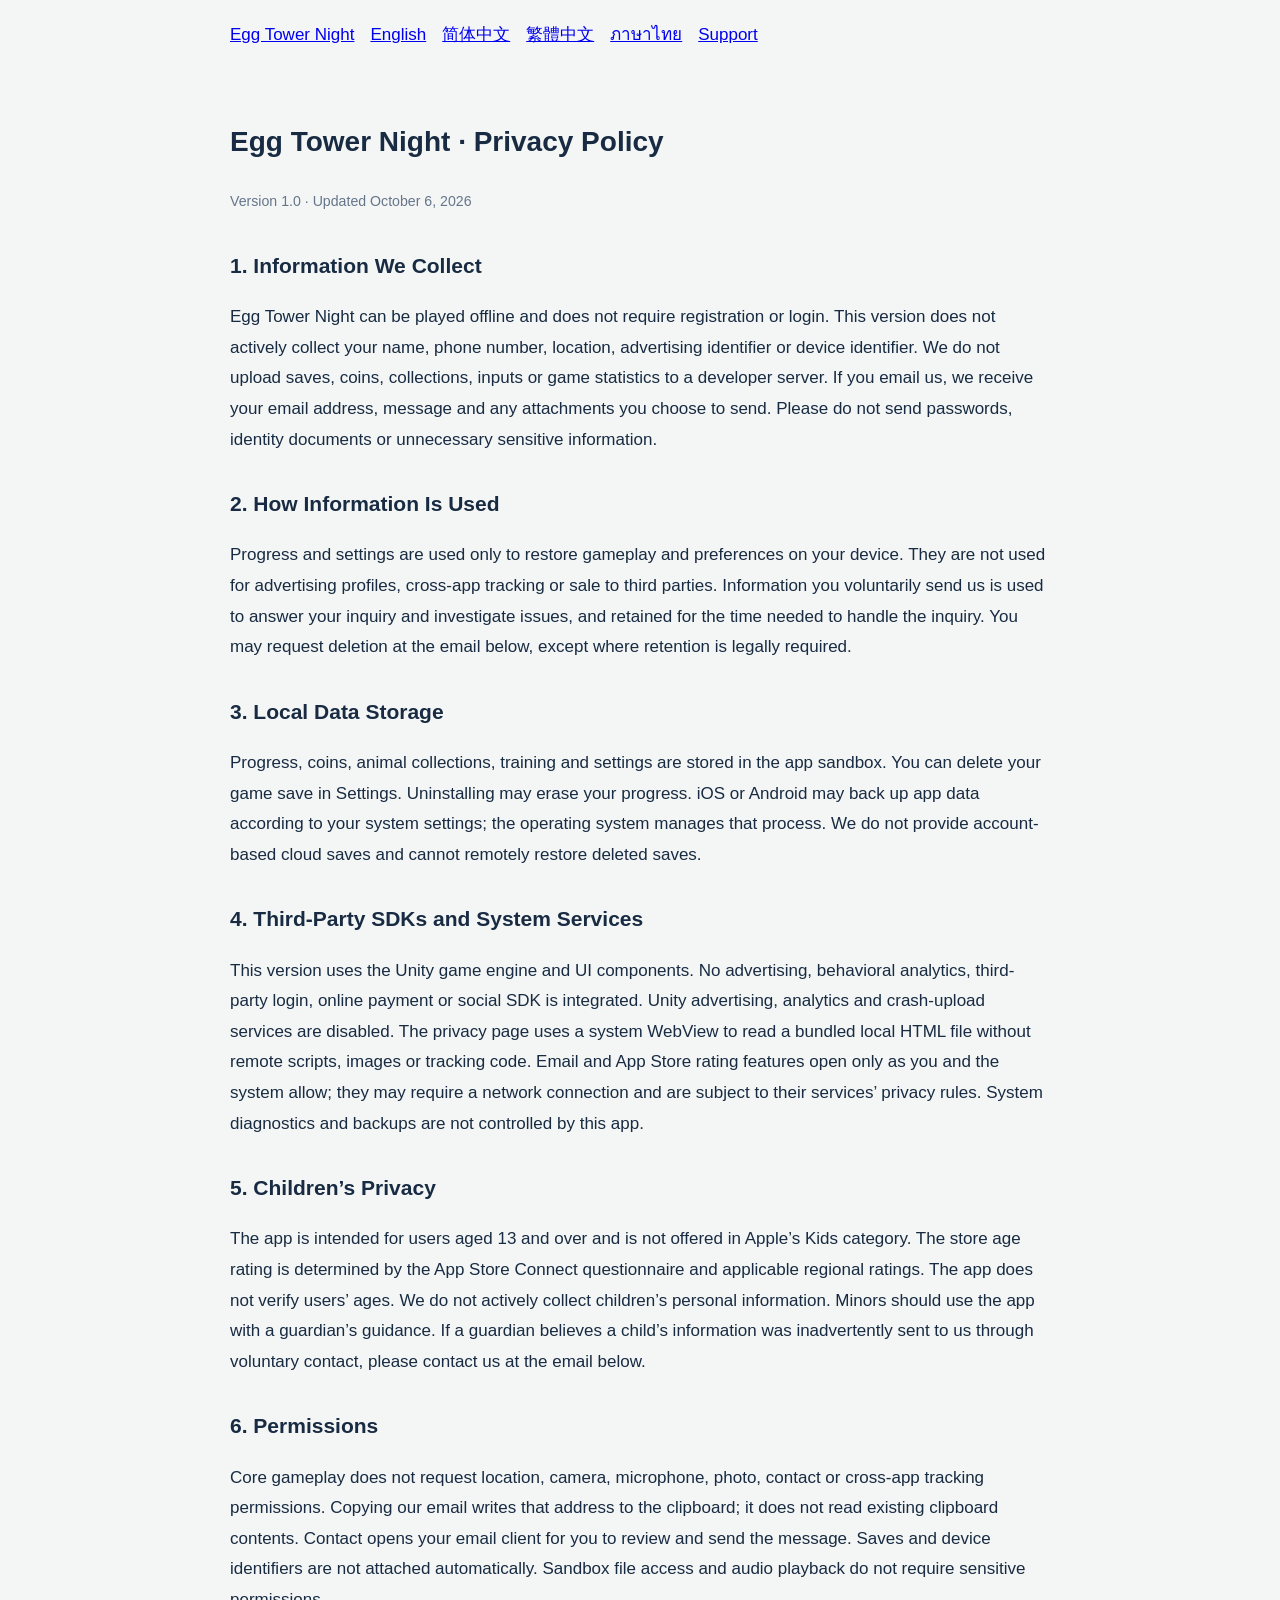
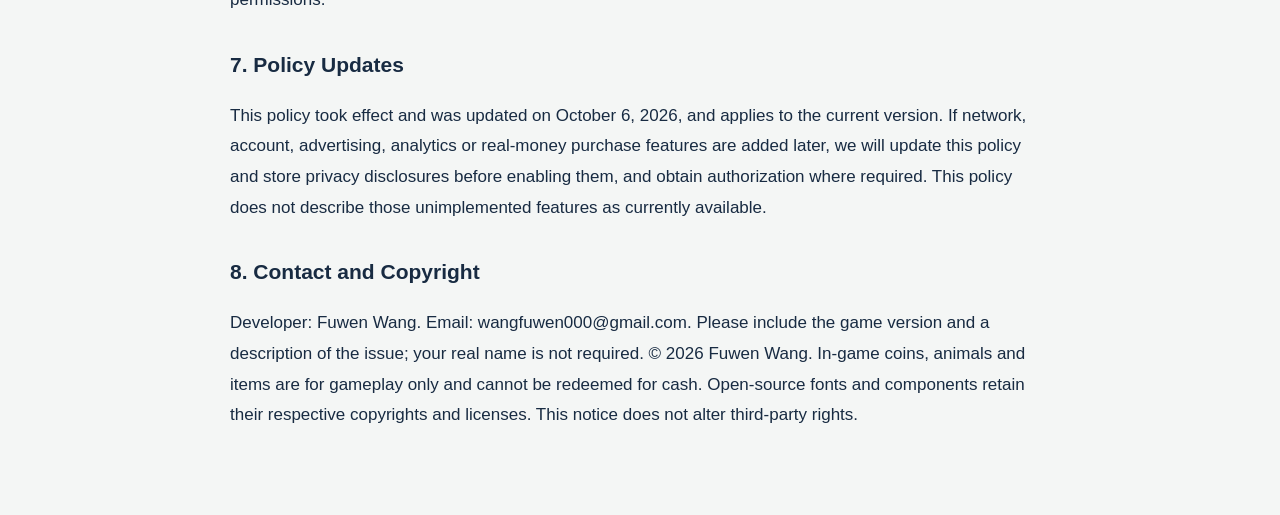
<file: egg-tower-night/privacy-en.html>
<!doctype html><html lang="en"><head><meta charset="utf-8"><meta name="viewport" content="width=device-width,initial-scale=1"><meta http-equiv="Content-Security-Policy" content="default-src 'none'; style-src 'unsafe-inline'; img-src 'none'; connect-src 'none'; script-src 'none'"><title>Egg Tower Night · Privacy Policy</title><style>body{margin:0;background:#f4f6f5;color:#182b42;font:17px/1.8 -apple-system,BlinkMacSystemFont,"Noto Sans CJK SC",sans-serif}main{max-width:820px;margin:auto;padding:28px 24px 72px}h1{font-size:28px}h2{font-size:21px;margin-top:30px}p{margin:12px 0}small{color:#65758a}</style></head><body><nav style="max-width:820px;margin:20px auto;padding:0 24px;display:flex;flex-wrap:wrap;gap:16px" aria-label="Languages"><a href="index.html">Egg Tower Night</a><a href="privacy-en.html" lang="en">English</a><a href="privacy.html" lang="zh-Hans">简体中文</a><a href="privacy-zh-Hant.html" lang="zh-Hant">繁體中文</a><a href="privacy-th.html" lang="th">ภาษาไทย</a><a href="support.html">Support</a></nav><main><h1>Egg Tower Night · Privacy Policy</h1><small>Version 1.0 · Updated October 6, 2026</small><section><h2>1. Information We Collect</h2><p>Egg Tower Night can be played offline and does not require registration or login. This version does not actively collect your name, phone number, location, advertising identifier or device identifier. We do not upload saves, coins, collections, inputs or game statistics to a developer server. If you email us, we receive your email address, message and any attachments you choose to send. Please do not send passwords, identity documents or unnecessary sensitive information.</p></section><section><h2>2. How Information Is Used</h2><p>Progress and settings are used only to restore gameplay and preferences on your device. They are not used for advertising profiles, cross-app tracking or sale to third parties. Information you voluntarily send us is used to answer your inquiry and investigate issues, and retained for the time needed to handle the inquiry. You may request deletion at the email below, except where retention is legally required.</p></section><section><h2>3. Local Data Storage</h2><p>Progress, coins, animal collections, training and settings are stored in the app sandbox. You can delete your game save in Settings. Uninstalling may erase your progress. iOS or Android may back up app data according to your system settings; the operating system manages that process. We do not provide account-based cloud saves and cannot remotely restore deleted saves.</p></section><section><h2>4. Third-Party SDKs and System Services</h2><p>This version uses the Unity game engine and UI components. No advertising, behavioral analytics, third-party login, online payment or social SDK is integrated. Unity advertising, analytics and crash-upload services are disabled. The privacy page uses a system WebView to read a bundled local HTML file without remote scripts, images or tracking code. Email and App Store rating features open only as you and the system allow; they may require a network connection and are subject to their services’ privacy rules. System diagnostics and backups are not controlled by this app.</p></section><section><h2>5. Children’s Privacy</h2><p>The app is intended for users aged 13 and over and is not offered in Apple’s Kids category. The store age rating is determined by the App Store Connect questionnaire and applicable regional ratings. The app does not verify users’ ages. We do not actively collect children’s personal information. Minors should use the app with a guardian’s guidance. If a guardian believes a child’s information was inadvertently sent to us through voluntary contact, please contact us at the email below.</p></section><section><h2>6. Permissions</h2><p>Core gameplay does not request location, camera, microphone, photo, contact or cross-app tracking permissions. Copying our email writes that address to the clipboard; it does not read existing clipboard contents. Contact opens your email client for you to review and send the message. Saves and device identifiers are not attached automatically. Sandbox file access and audio playback do not require sensitive permissions.</p></section><section><h2>7. Policy Updates</h2><p>This policy took effect and was updated on October 6, 2026, and applies to the current version. If network, account, advertising, analytics or real-money purchase features are added later, we will update this policy and store privacy disclosures before enabling them, and obtain authorization where required. This policy does not describe those unimplemented features as currently available.</p></section><section><h2>8. Contact and Copyright</h2><p>Developer: Fuwen Wang. Email: wangfuwen000@gmail.com. Please include the game version and a description of the issue; your real name is not required. © 2026 Fuwen Wang. In-game coins, animals and items are for gameplay only and cannot be redeemed for cash. Open-source fonts and components retain their respective copyrights and licenses. This notice does not alter third-party rights.</p></section></main></body></html>
</file>
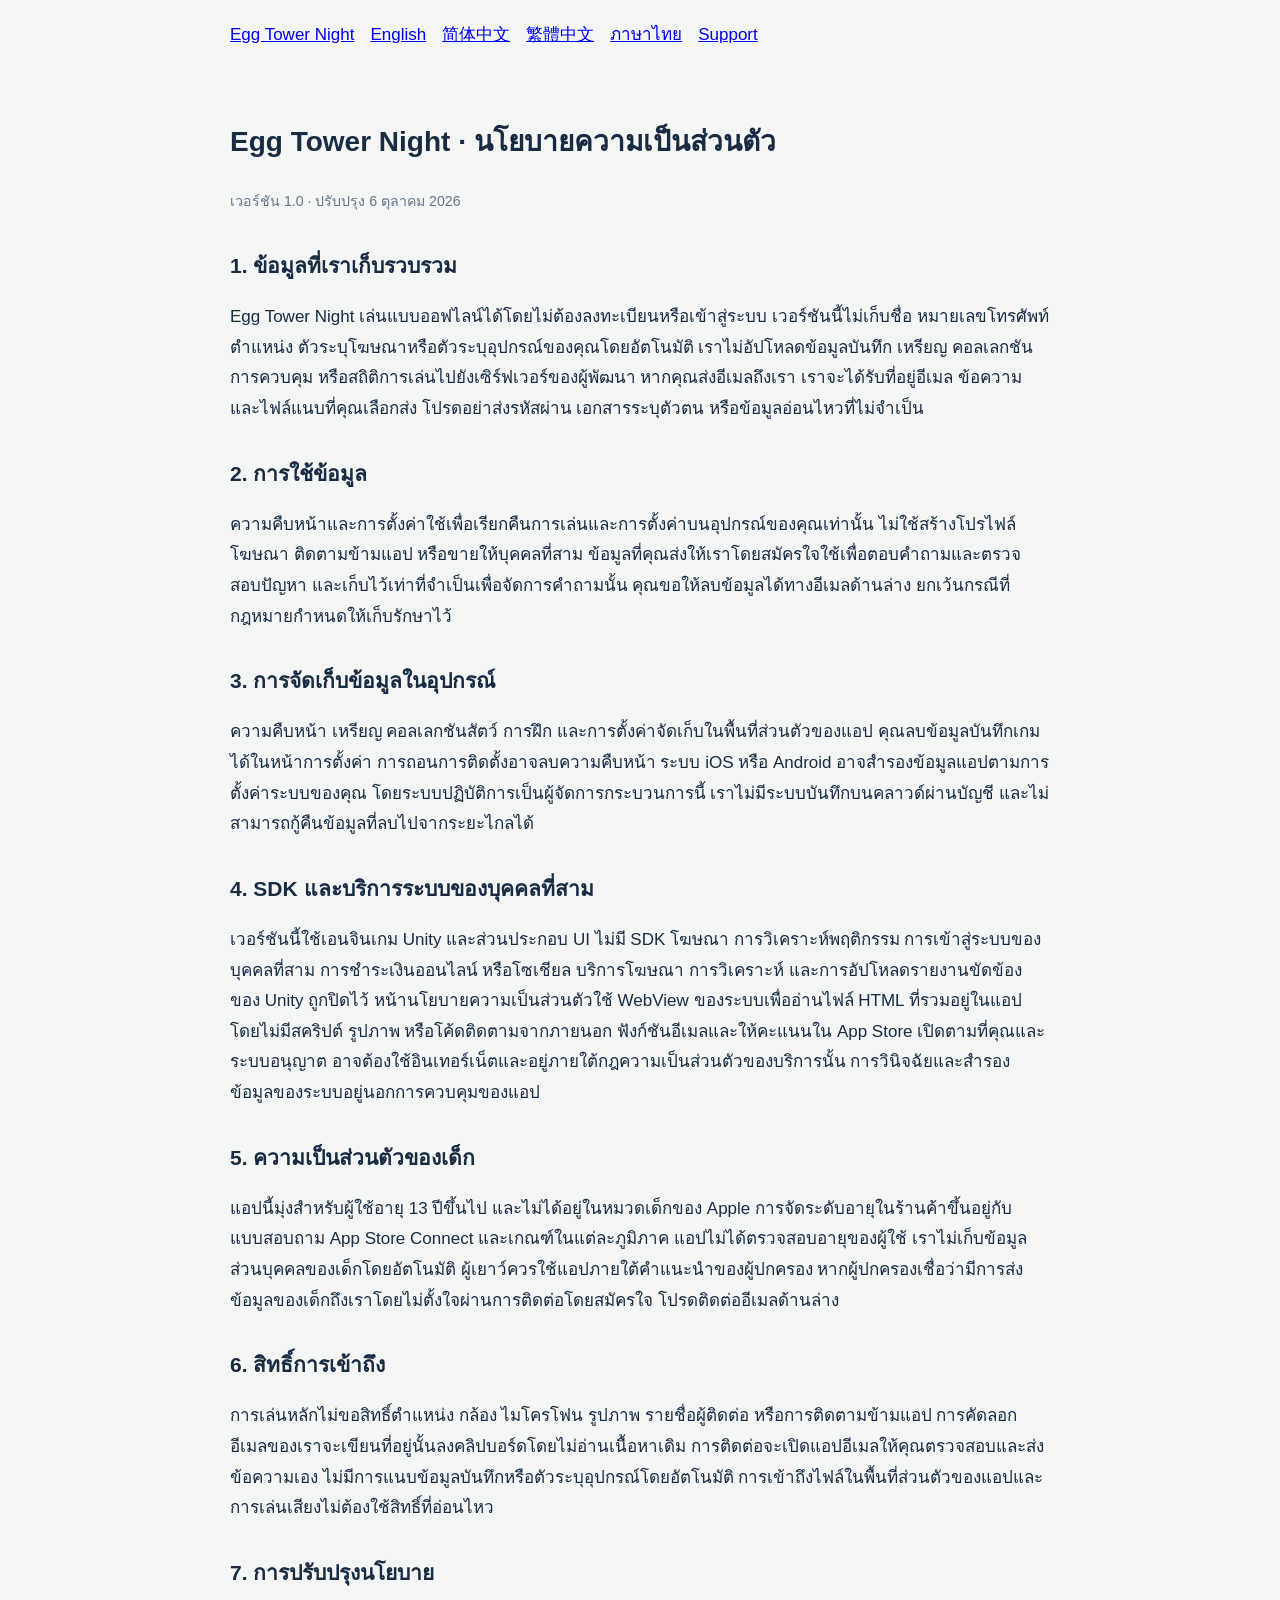
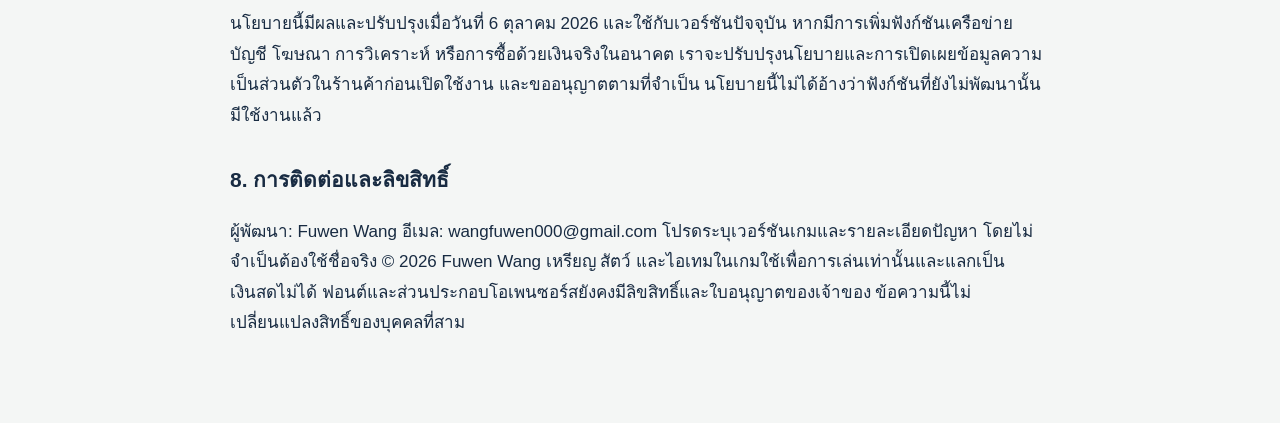
<file: egg-tower-night/privacy-th.html>
<!doctype html><html lang="th"><head><meta charset="utf-8"><meta name="viewport" content="width=device-width,initial-scale=1"><meta http-equiv="Content-Security-Policy" content="default-src 'none'; style-src 'unsafe-inline'; img-src 'none'; connect-src 'none'; script-src 'none'"><title>Egg Tower Night · นโยบายความเป็นส่วนตัว</title><style>body{margin:0;background:#f4f6f5;color:#182b42;font:17px/1.8 -apple-system,BlinkMacSystemFont,"Noto Sans CJK SC",sans-serif}main{max-width:820px;margin:auto;padding:28px 24px 72px}h1{font-size:28px}h2{font-size:21px;margin-top:30px}p{margin:12px 0}small{color:#65758a}</style></head><body><nav style="max-width:820px;margin:20px auto;padding:0 24px;display:flex;flex-wrap:wrap;gap:16px" aria-label="Languages"><a href="index.html">Egg Tower Night</a><a href="privacy-en.html" lang="en">English</a><a href="privacy.html" lang="zh-Hans">简体中文</a><a href="privacy-zh-Hant.html" lang="zh-Hant">繁體中文</a><a href="privacy-th.html" lang="th">ภาษาไทย</a><a href="support.html">Support</a></nav><main><h1>Egg Tower Night · นโยบายความเป็นส่วนตัว</h1><small>เวอร์ชัน 1.0 · ปรับปรุง 6 ตุลาคม 2026</small><section><h2>1. ข้อมูลที่เราเก็บรวบรวม</h2><p>Egg Tower Night เล่นแบบออฟไลน์ได้โดยไม่ต้องลงทะเบียนหรือเข้าสู่ระบบ เวอร์ชันนี้ไม่เก็บชื่อ หมายเลขโทรศัพท์ ตำแหน่ง ตัวระบุโฆษณาหรือตัวระบุอุปกรณ์ของคุณโดยอัตโนมัติ เราไม่อัปโหลดข้อมูลบันทึก เหรียญ คอลเลกชัน การควบคุม หรือสถิติการเล่นไปยังเซิร์ฟเวอร์ของผู้พัฒนา หากคุณส่งอีเมลถึงเรา เราจะได้รับที่อยู่อีเมล ข้อความ และไฟล์แนบที่คุณเลือกส่ง โปรดอย่าส่งรหัสผ่าน เอกสารระบุตัวตน หรือข้อมูลอ่อนไหวที่ไม่จำเป็น</p></section><section><h2>2. การใช้ข้อมูล</h2><p>ความคืบหน้าและการตั้งค่าใช้เพื่อเรียกคืนการเล่นและการตั้งค่าบนอุปกรณ์ของคุณเท่านั้น ไม่ใช้สร้างโปรไฟล์โฆษณา ติดตามข้ามแอป หรือขายให้บุคคลที่สาม ข้อมูลที่คุณส่งให้เราโดยสมัครใจใช้เพื่อตอบคำถามและตรวจสอบปัญหา และเก็บไว้เท่าที่จำเป็นเพื่อจัดการคำถามนั้น คุณขอให้ลบข้อมูลได้ทางอีเมลด้านล่าง ยกเว้นกรณีที่กฎหมายกำหนดให้เก็บรักษาไว้</p></section><section><h2>3. การจัดเก็บข้อมูลในอุปกรณ์</h2><p>ความคืบหน้า เหรียญ คอลเลกชันสัตว์ การฝึก และการตั้งค่าจัดเก็บในพื้นที่ส่วนตัวของแอป คุณลบข้อมูลบันทึกเกมได้ในหน้าการตั้งค่า การถอนการติดตั้งอาจลบความคืบหน้า ระบบ iOS หรือ Android อาจสำรองข้อมูลแอปตามการตั้งค่าระบบของคุณ โดยระบบปฏิบัติการเป็นผู้จัดการกระบวนการนี้ เราไม่มีระบบบันทึกบนคลาวด์ผ่านบัญชี และไม่สามารถกู้คืนข้อมูลที่ลบไปจากระยะไกลได้</p></section><section><h2>4. SDK และบริการระบบของบุคคลที่สาม</h2><p>เวอร์ชันนี้ใช้เอนจินเกม Unity และส่วนประกอบ UI ไม่มี SDK โฆษณา การวิเคราะห์พฤติกรรม การเข้าสู่ระบบของบุคคลที่สาม การชำระเงินออนไลน์ หรือโซเชียล บริการโฆษณา การวิเคราะห์ และการอัปโหลดรายงานขัดข้องของ Unity ถูกปิดไว้ หน้านโยบายความเป็นส่วนตัวใช้ WebView ของระบบเพื่ออ่านไฟล์ HTML ที่รวมอยู่ในแอป โดยไม่มีสคริปต์ รูปภาพ หรือโค้ดติดตามจากภายนอก ฟังก์ชันอีเมลและให้คะแนนใน App Store เปิดตามที่คุณและระบบอนุญาต อาจต้องใช้อินเทอร์เน็ตและอยู่ภายใต้กฎความเป็นส่วนตัวของบริการนั้น การวินิจฉัยและสำรองข้อมูลของระบบอยู่นอกการควบคุมของแอป</p></section><section><h2>5. ความเป็นส่วนตัวของเด็ก</h2><p>แอปนี้มุ่งสำหรับผู้ใช้อายุ 13 ปีขึ้นไป และไม่ได้อยู่ในหมวดเด็กของ Apple การจัดระดับอายุในร้านค้าขึ้นอยู่กับแบบสอบถาม App Store Connect และเกณฑ์ในแต่ละภูมิภาค แอปไม่ได้ตรวจสอบอายุของผู้ใช้ เราไม่เก็บข้อมูลส่วนบุคคลของเด็กโดยอัตโนมัติ ผู้เยาว์ควรใช้แอปภายใต้คำแนะนำของผู้ปกครอง หากผู้ปกครองเชื่อว่ามีการส่งข้อมูลของเด็กถึงเราโดยไม่ตั้งใจผ่านการติดต่อโดยสมัครใจ โปรดติดต่ออีเมลด้านล่าง</p></section><section><h2>6. สิทธิ์การเข้าถึง</h2><p>การเล่นหลักไม่ขอสิทธิ์ตำแหน่ง กล้อง ไมโครโฟน รูปภาพ รายชื่อผู้ติดต่อ หรือการติดตามข้ามแอป การคัดลอกอีเมลของเราจะเขียนที่อยู่นั้นลงคลิปบอร์ดโดยไม่อ่านเนื้อหาเดิม การติดต่อจะเปิดแอปอีเมลให้คุณตรวจสอบและส่งข้อความเอง ไม่มีการแนบข้อมูลบันทึกหรือตัวระบุอุปกรณ์โดยอัตโนมัติ การเข้าถึงไฟล์ในพื้นที่ส่วนตัวของแอปและการเล่นเสียงไม่ต้องใช้สิทธิ์ที่อ่อนไหว</p></section><section><h2>7. การปรับปรุงนโยบาย</h2><p>นโยบายนี้มีผลและปรับปรุงเมื่อวันที่ 6 ตุลาคม 2026 และใช้กับเวอร์ชันปัจจุบัน หากมีการเพิ่มฟังก์ชันเครือข่าย บัญชี โฆษณา การวิเคราะห์ หรือการซื้อด้วยเงินจริงในอนาคต เราจะปรับปรุงนโยบายและการเปิดเผยข้อมูลความเป็นส่วนตัวในร้านค้าก่อนเปิดใช้งาน และขออนุญาตตามที่จำเป็น นโยบายนี้ไม่ได้อ้างว่าฟังก์ชันที่ยังไม่พัฒนานั้นมีใช้งานแล้ว</p></section><section><h2>8. การติดต่อและลิขสิทธิ์</h2><p>ผู้พัฒนา: Fuwen Wang อีเมล: wangfuwen000@gmail.com โปรดระบุเวอร์ชันเกมและรายละเอียดปัญหา โดยไม่จำเป็นต้องใช้ชื่อจริง © 2026 Fuwen Wang เหรียญ สัตว์ และไอเทมในเกมใช้เพื่อการเล่นเท่านั้นและแลกเป็นเงินสดไม่ได้ ฟอนต์และส่วนประกอบโอเพนซอร์สยังคงมีลิขสิทธิ์และใบอนุญาตของเจ้าของ ข้อความนี้ไม่เปลี่ยนแปลงสิทธิ์ของบุคคลที่สาม</p></section></main></body></html>
</file>
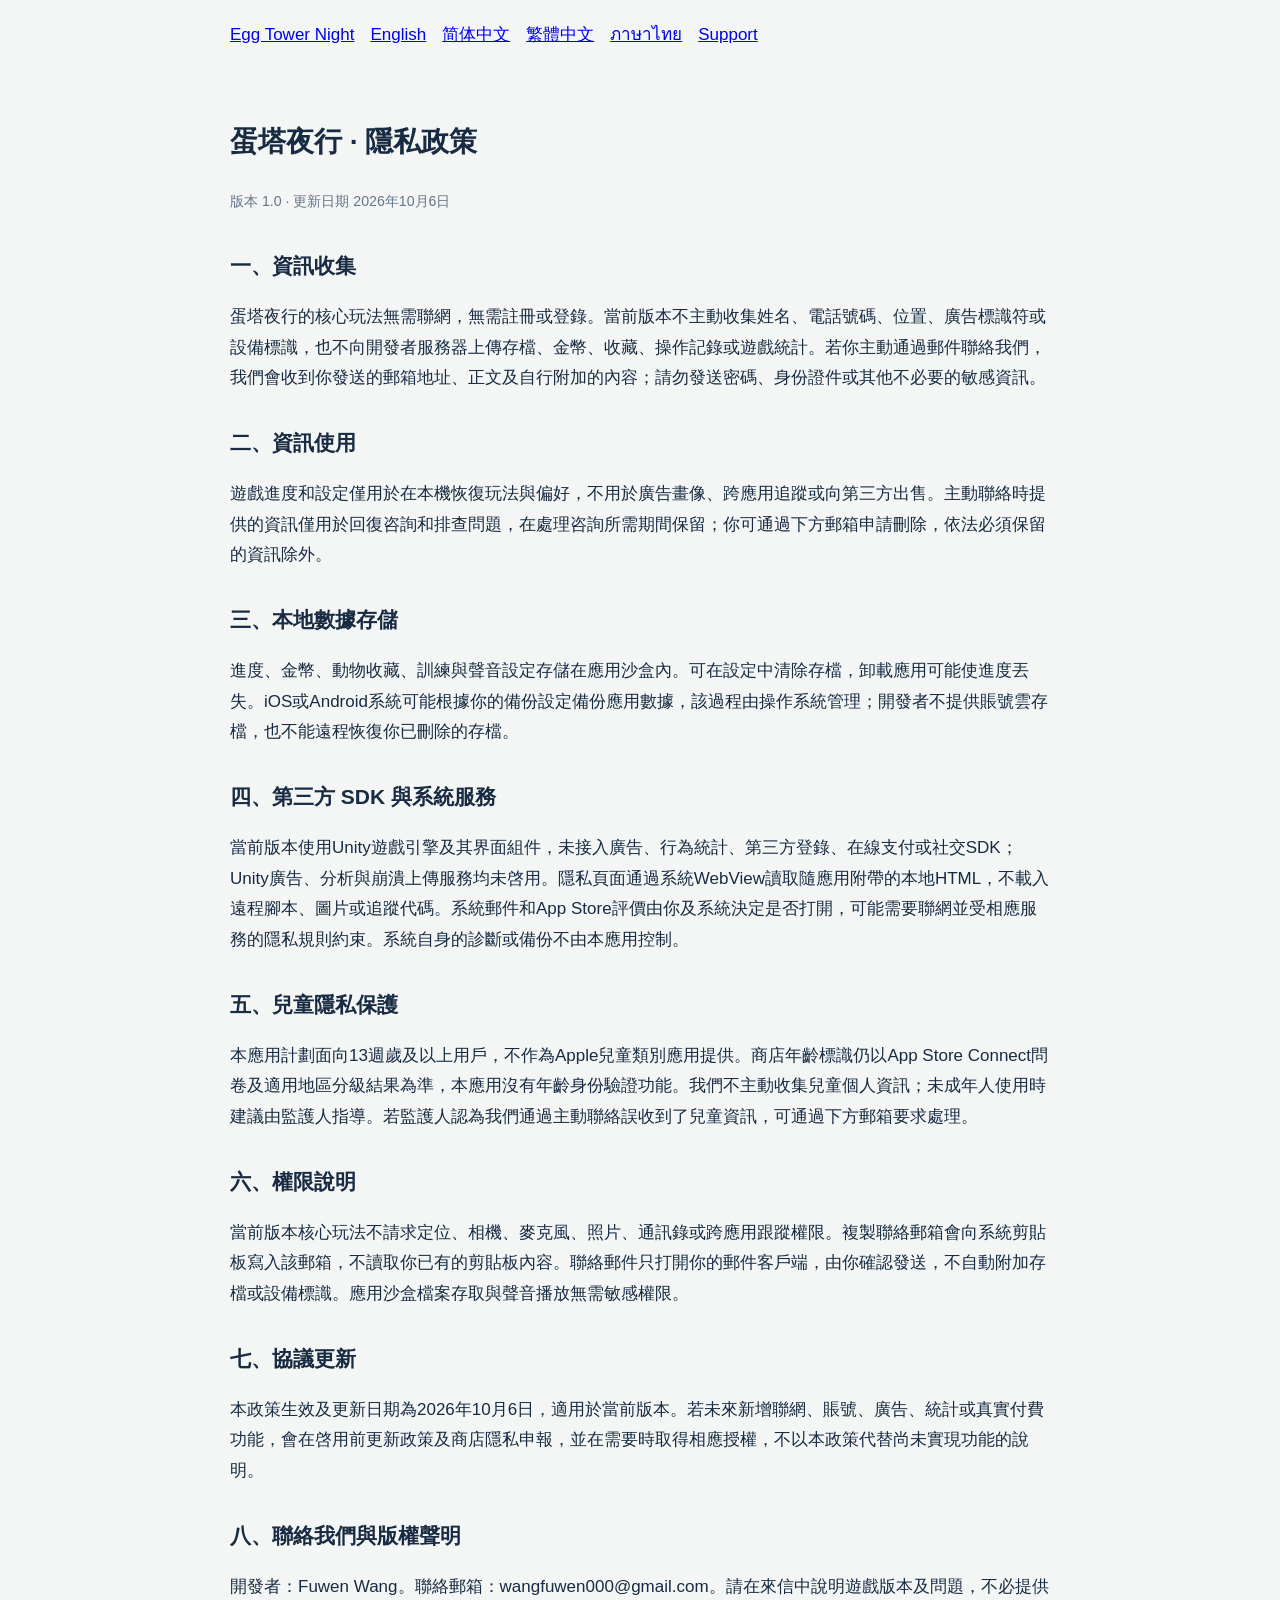
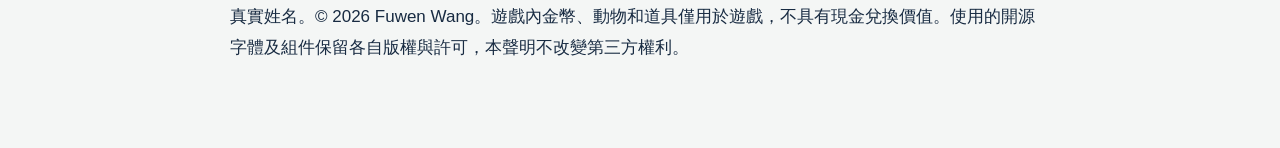
<file: egg-tower-night/privacy-zh-Hant.html>
<!doctype html><html lang="zh-Hant"><head><meta charset="utf-8"><meta name="viewport" content="width=device-width,initial-scale=1"><meta http-equiv="Content-Security-Policy" content="default-src 'none'; style-src 'unsafe-inline'; img-src 'none'; connect-src 'none'; script-src 'none'"><title>蛋塔夜行 · 隱私政策</title><style>body{margin:0;background:#f4f6f5;color:#182b42;font:17px/1.8 -apple-system,BlinkMacSystemFont,"Noto Sans CJK SC",sans-serif}main{max-width:820px;margin:auto;padding:28px 24px 72px}h1{font-size:28px}h2{font-size:21px;margin-top:30px}p{margin:12px 0}small{color:#65758a}</style></head><body><nav style="max-width:820px;margin:20px auto;padding:0 24px;display:flex;flex-wrap:wrap;gap:16px" aria-label="Languages"><a href="index.html">Egg Tower Night</a><a href="privacy-en.html" lang="en">English</a><a href="privacy.html" lang="zh-Hans">简体中文</a><a href="privacy-zh-Hant.html" lang="zh-Hant">繁體中文</a><a href="privacy-th.html" lang="th">ภาษาไทย</a><a href="support.html">Support</a></nav><main><h1>蛋塔夜行 · 隱私政策</h1><small>版本 1.0 · 更新日期 2026年10月6日</small><section><h2>一、資訊收集</h2><p>蛋塔夜行的核心玩法無需聯網，無需註冊或登錄。當前版本不主動收集姓名、電話號碼、位置、廣告標識符或設備標識，也不向開發者服務器上傳存檔、金幣、收藏、操作記錄或遊戲統計。若你主動通過郵件聯絡我們，我們會收到你發送的郵箱地址、正文及自行附加的內容；請勿發送密碼、身份證件或其他不必要的敏感資訊。</p></section><section><h2>二、資訊使用</h2><p>遊戲進度和設定僅用於在本機恢復玩法與偏好，不用於廣告畫像、跨應用追蹤或向第三方出售。主動聯絡時提供的資訊僅用於回復咨詢和排查問題，在處理咨詢所需期間保留；你可通過下方郵箱申請刪除，依法必須保留的資訊除外。</p></section><section><h2>三、本地數據存儲</h2><p>進度、金幣、動物收藏、訓練與聲音設定存儲在應用沙盒內。可在設定中清除存檔，卸載應用可能使進度丟失。iOS或Android系統可能根據你的備份設定備份應用數據，該過程由操作系統管理；開發者不提供賬號雲存檔，也不能遠程恢復你已刪除的存檔。</p></section><section><h2>四、第三方 SDK 與系統服務</h2><p>當前版本使用Unity遊戲引擎及其界面組件，未接入廣告、行為統計、第三方登錄、在線支付或社交SDK；Unity廣告、分析與崩潰上傳服務均未啓用。隱私頁面通過系統WebView讀取隨應用附帶的本地HTML，不載入遠程腳本、圖片或追蹤代碼。系統郵件和App Store評價由你及系統決定是否打開，可能需要聯網並受相應服務的隱私規則約束。系統自身的診斷或備份不由本應用控制。</p></section><section><h2>五、兒童隱私保護</h2><p>本應用計劃面向13週歲及以上用戶，不作為Apple兒童類別應用提供。商店年齡標識仍以App Store Connect問卷及適用地區分級結果為準，本應用沒有年齡身份驗證功能。我們不主動收集兒童個人資訊；未成年人使用時建議由監護人指導。若監護人認為我們通過主動聯絡誤收到了兒童資訊，可通過下方郵箱要求處理。</p></section><section><h2>六、權限說明</h2><p>當前版本核心玩法不請求定位、相機、麥克風、照片、通訊錄或跨應用跟蹤權限。複製聯絡郵箱會向系統剪貼板寫入該郵箱，不讀取你已有的剪貼板內容。聯絡郵件只打開你的郵件客戶端，由你確認發送，不自動附加存檔或設備標識。應用沙盒檔案存取與聲音播放無需敏感權限。</p></section><section><h2>七、協議更新</h2><p>本政策生效及更新日期為2026年10月6日，適用於當前版本。若未來新增聯網、賬號、廣告、統計或真實付費功能，會在啓用前更新政策及商店隱私申報，並在需要時取得相應授權，不以本政策代替尚未實現功能的說明。</p></section><section><h2>八、聯絡我們與版權聲明</h2><p>開發者：Fuwen Wang。聯絡郵箱：wangfuwen000@gmail.com。請在來信中說明遊戲版本及問題，不必提供真實姓名。© 2026 Fuwen Wang。遊戲內金幣、動物和道具僅用於遊戲，不具有現金兌換價值。使用的開源字體及組件保留各自版權與許可，本聲明不改變第三方權利。</p></section></main></body></html>
</file>
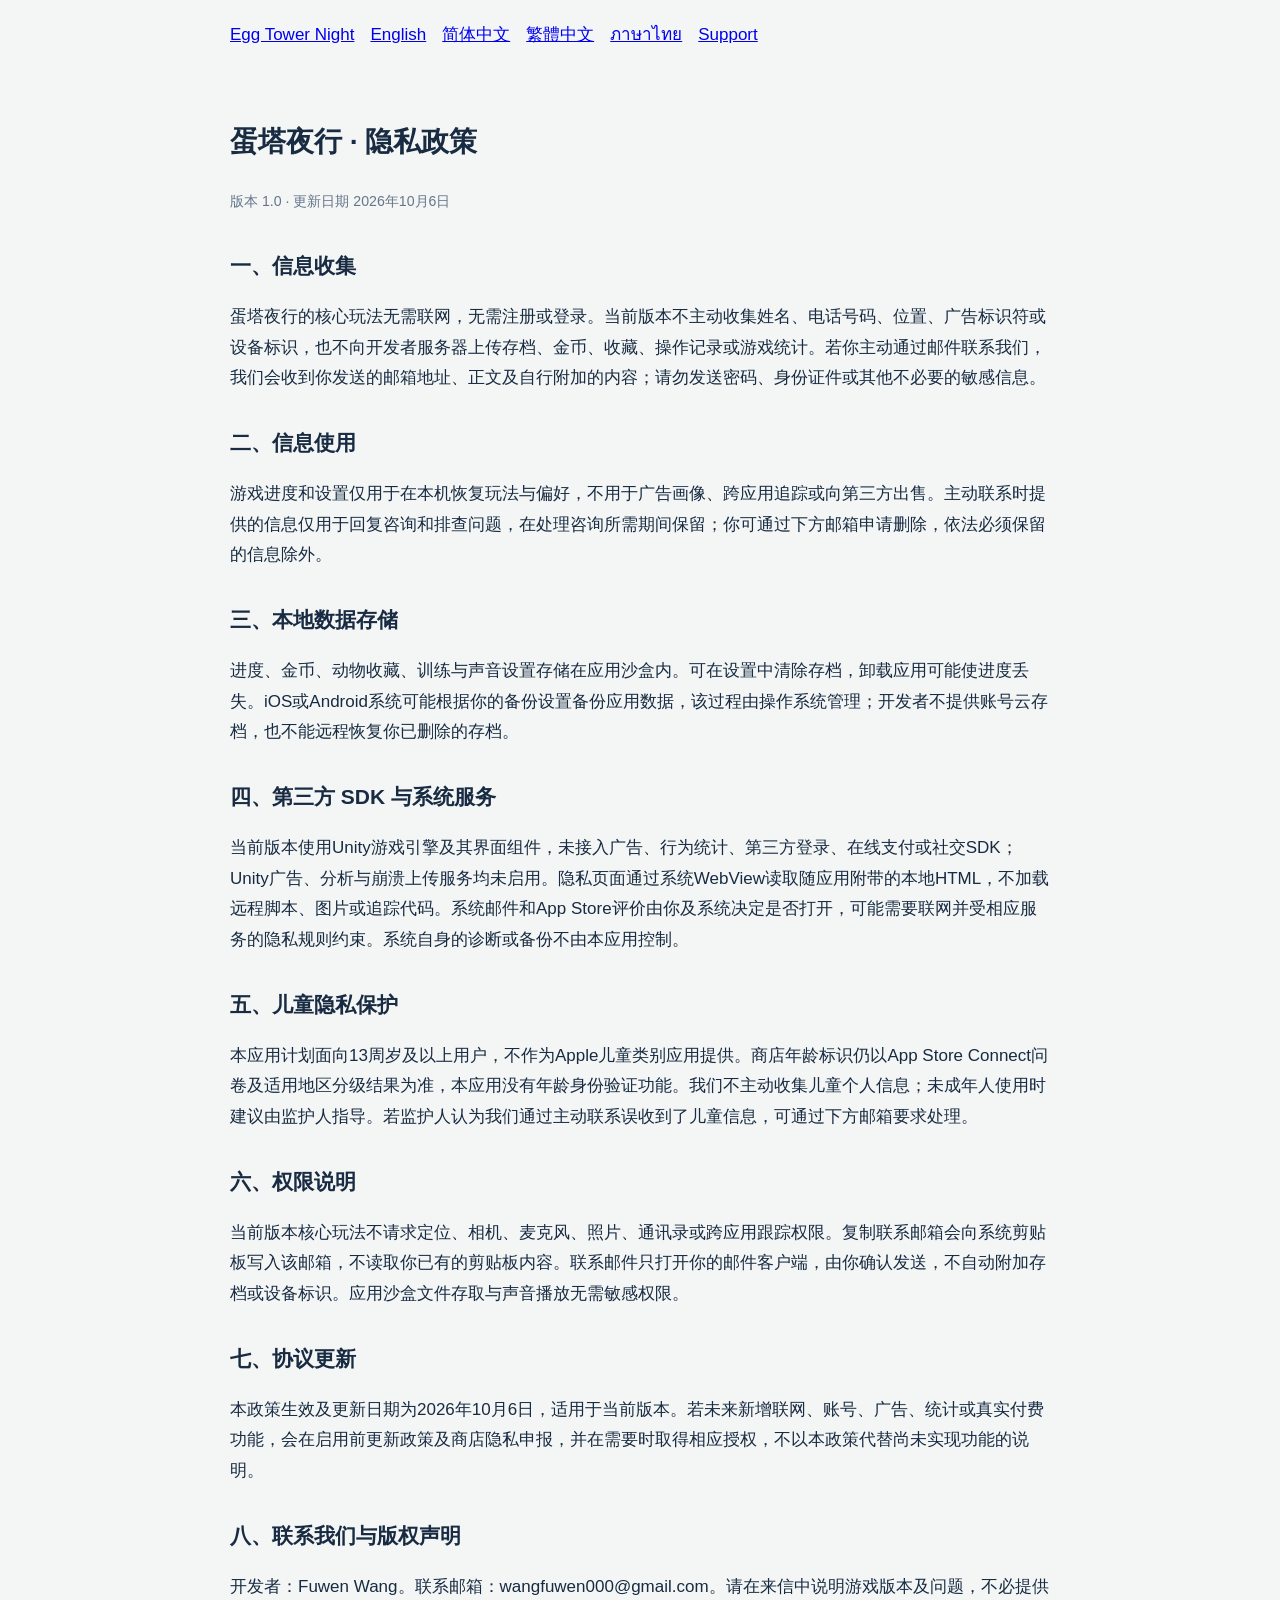
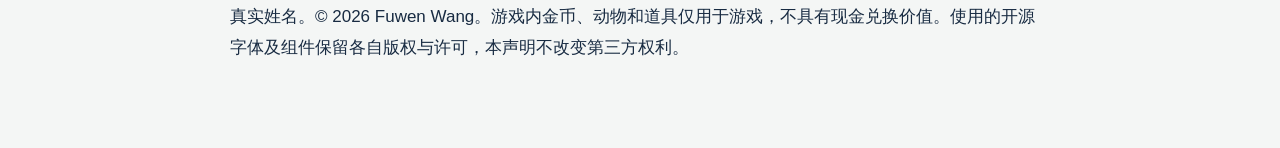
<file: egg-tower-night/privacy.html>
<!doctype html><html lang="zh-CN"><head><meta charset="utf-8"><meta name="viewport" content="width=device-width,initial-scale=1"><meta http-equiv="Content-Security-Policy" content="default-src 'none'; style-src 'unsafe-inline'; img-src 'none'; connect-src 'none'; script-src 'none'"><title>蛋塔夜行 · 隐私政策</title><style>body{margin:0;background:#f4f6f5;color:#182b42;font:17px/1.8 -apple-system,BlinkMacSystemFont,"Noto Sans CJK SC",sans-serif}main{max-width:820px;margin:auto;padding:28px 24px 72px}h1{font-size:28px}h2{font-size:21px;margin-top:30px}p{margin:12px 0}small{color:#65758a}</style></head><body><nav style="max-width:820px;margin:20px auto;padding:0 24px;display:flex;flex-wrap:wrap;gap:16px" aria-label="Languages"><a href="index.html">Egg Tower Night</a><a href="privacy-en.html" lang="en">English</a><a href="privacy.html" lang="zh-Hans">简体中文</a><a href="privacy-zh-Hant.html" lang="zh-Hant">繁體中文</a><a href="privacy-th.html" lang="th">ภาษาไทย</a><a href="support.html">Support</a></nav><main><h1>蛋塔夜行 · 隐私政策</h1><small>版本 1.0 · 更新日期 2026年10月6日</small><section><h2>一、信息收集</h2><p>蛋塔夜行的核心玩法无需联网，无需注册或登录。当前版本不主动收集姓名、电话号码、位置、广告标识符或设备标识，也不向开发者服务器上传存档、金币、收藏、操作记录或游戏统计。若你主动通过邮件联系我们，我们会收到你发送的邮箱地址、正文及自行附加的内容；请勿发送密码、身份证件或其他不必要的敏感信息。</p></section><section><h2>二、信息使用</h2><p>游戏进度和设置仅用于在本机恢复玩法与偏好，不用于广告画像、跨应用追踪或向第三方出售。主动联系时提供的信息仅用于回复咨询和排查问题，在处理咨询所需期间保留；你可通过下方邮箱申请删除，依法必须保留的信息除外。</p></section><section><h2>三、本地数据存储</h2><p>进度、金币、动物收藏、训练与声音设置存储在应用沙盒内。可在设置中清除存档，卸载应用可能使进度丢失。iOS或Android系统可能根据你的备份设置备份应用数据，该过程由操作系统管理；开发者不提供账号云存档，也不能远程恢复你已删除的存档。</p></section><section><h2>四、第三方 SDK 与系统服务</h2><p>当前版本使用Unity游戏引擎及其界面组件，未接入广告、行为统计、第三方登录、在线支付或社交SDK；Unity广告、分析与崩溃上传服务均未启用。隐私页面通过系统WebView读取随应用附带的本地HTML，不加载远程脚本、图片或追踪代码。系统邮件和App Store评价由你及系统决定是否打开，可能需要联网并受相应服务的隐私规则约束。系统自身的诊断或备份不由本应用控制。</p></section><section><h2>五、儿童隐私保护</h2><p>本应用计划面向13周岁及以上用户，不作为Apple儿童类别应用提供。商店年龄标识仍以App Store Connect问卷及适用地区分级结果为准，本应用没有年龄身份验证功能。我们不主动收集儿童个人信息；未成年人使用时建议由监护人指导。若监护人认为我们通过主动联系误收到了儿童信息，可通过下方邮箱要求处理。</p></section><section><h2>六、权限说明</h2><p>当前版本核心玩法不请求定位、相机、麦克风、照片、通讯录或跨应用跟踪权限。复制联系邮箱会向系统剪贴板写入该邮箱，不读取你已有的剪贴板内容。联系邮件只打开你的邮件客户端，由你确认发送，不自动附加存档或设备标识。应用沙盒文件存取与声音播放无需敏感权限。</p></section><section><h2>七、协议更新</h2><p>本政策生效及更新日期为2026年10月6日，适用于当前版本。若未来新增联网、账号、广告、统计或真实付费功能，会在启用前更新政策及商店隐私申报，并在需要时取得相应授权，不以本政策代替尚未实现功能的说明。</p></section><section><h2>八、联系我们与版权声明</h2><p>开发者：Fuwen Wang。联系邮箱：wangfuwen000@gmail.com。请在来信中说明游戏版本及问题，不必提供真实姓名。© 2026 Fuwen Wang。游戏内金币、动物和道具仅用于游戏，不具有现金兑换价值。使用的开源字体及组件保留各自版权与许可，本声明不改变第三方权利。</p></section></main></body></html>
</file>
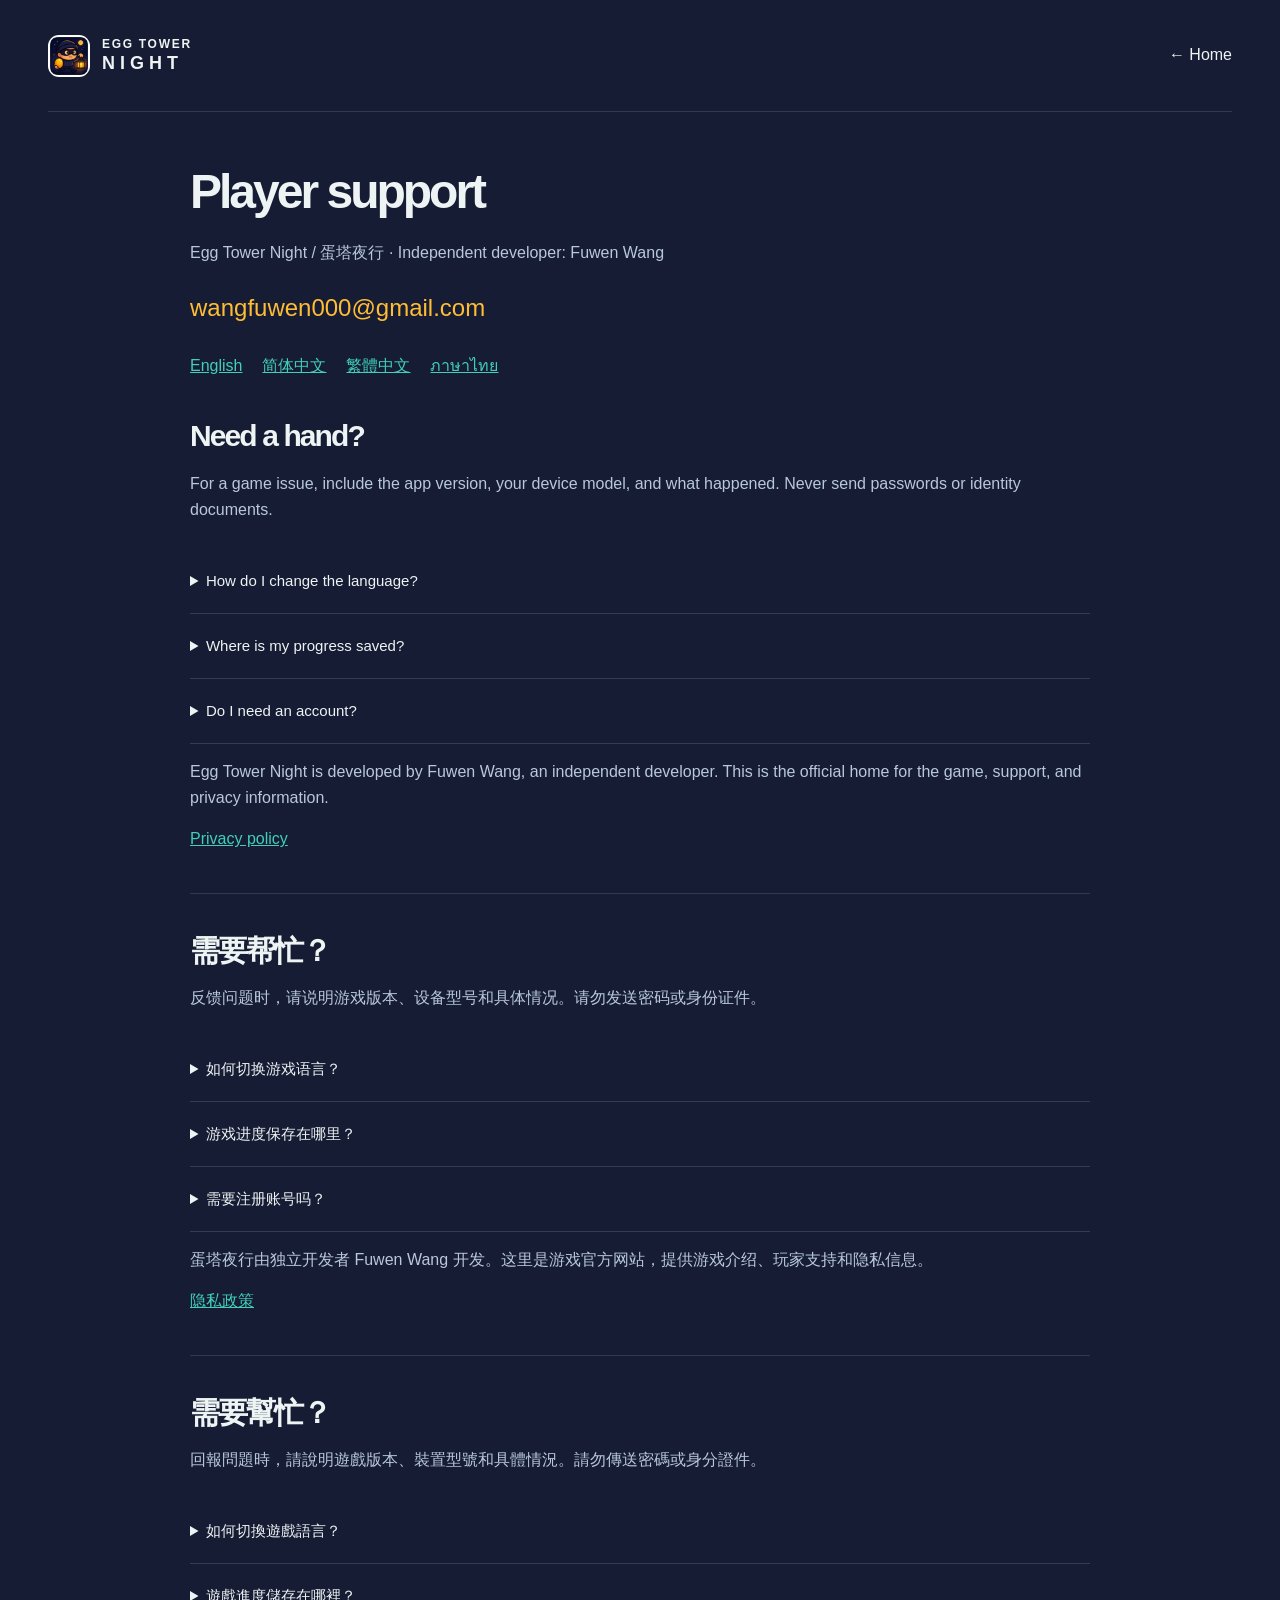
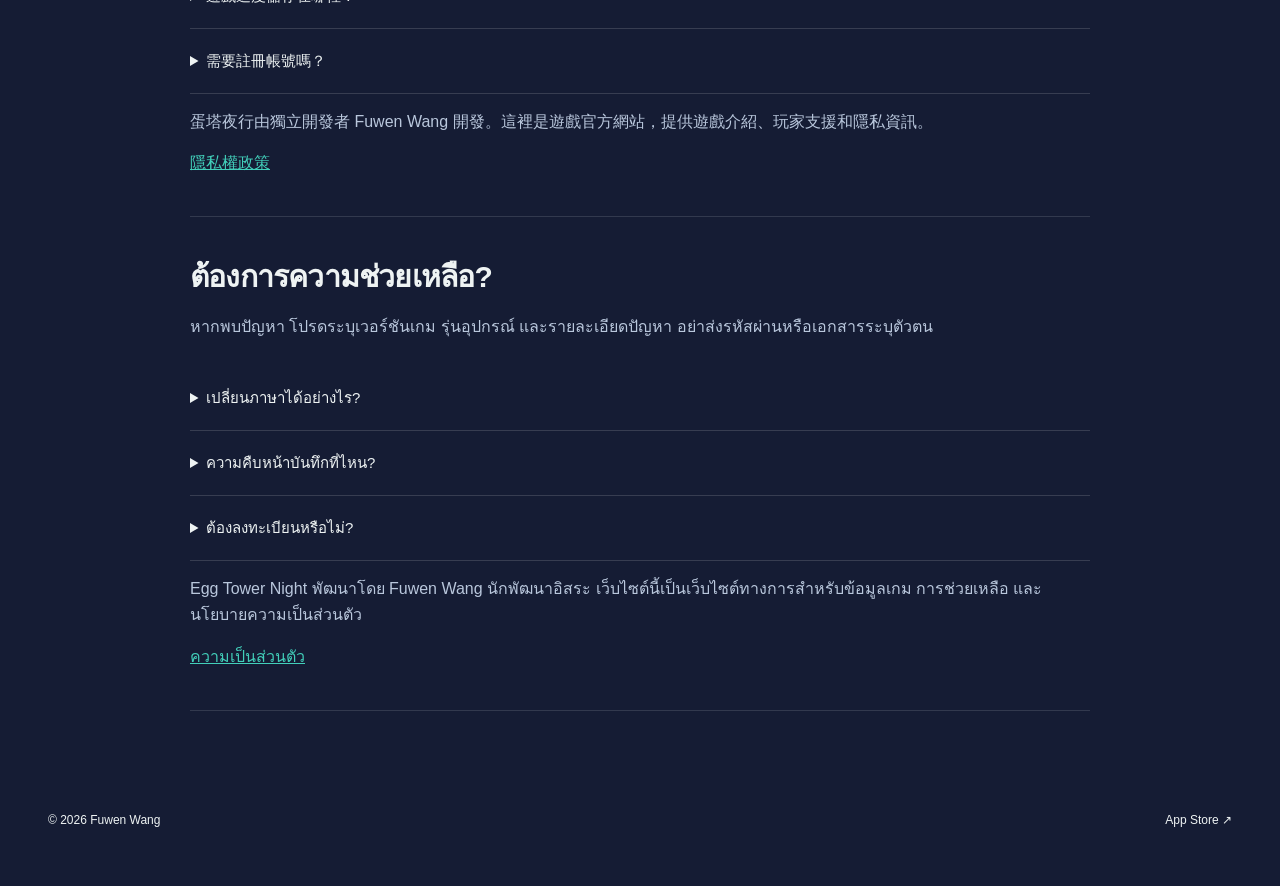
<file: egg-tower-night/support.html>
<!doctype html><html lang="en"><head><meta charset="utf-8"><meta name="viewport" content="width=device-width,initial-scale=1"><title>Support · Egg Tower Night · Fuwen Wang</title><meta name="description" content="Official support for Egg Tower Night. Contact independent developer Fuwen Wang, get help with language settings and local saves."><link rel="icon" href="assets/app-icon.png"><link rel="stylesheet" href="style.css"><style>.support-page{max-width:900px;padding-block:55px}.support-page h1{font-size:48px}.support-page>p{color:#b9c7dc;margin:22px 0}.support-page section{padding-block:40px;border-bottom:1px solid #ffffff20;scroll-margin-top:25px}.support-page section h2{font-size:30px;margin-bottom:18px}.support-page section>p{color:#b9c7dc;margin-block:15px}.language-links{display:flex;gap:20px;flex-wrap:wrap;margin-top:25px}.language-links a{color:var(--teal);text-decoration:underline}.support-email{font-size:clamp(16px,3vw,24px);overflow-wrap:anywhere;color:var(--gold)}.support-page .faq{margin-top:25px}.support-page section>a{text-decoration:underline;color:var(--teal)}</style></head><body><header class="header wrap"><a class="brand" href="index.html"><img src="assets/app-icon.png" width="42" height="42" alt=""><span>EGG TOWER<br><b>NIGHT</b></span></a><a href="index.html">← Home</a></header><main class="support-page wrap"><h1>Player support</h1><p>Egg Tower Night / 蛋塔夜行 · Independent developer: Fuwen Wang</p><a class="support-email" href="mailto:wangfuwen000@gmail.com?subject=Egg%20Tower%20Night%20Support">wangfuwen000@gmail.com</a><nav class="language-links" aria-label="Support languages"><a href="#en">English</a><a href="#zh-Hans">简体中文</a><a href="#zh-Hant">繁體中文</a><a href="#th">ภาษาไทย</a></nav>
<section id="en" lang="en"><h2>Need a hand?</h2><p>For a game issue, include the app version, your device model, and what happened. Never send passwords or identity documents.</p><div class="faq">
<details><summary>How do I change the language?</summary><p>Open Settings → Language. Choose English, Thai, Simplified Chinese, Traditional Chinese, or Follow System.</p></details>
<details><summary>Where is my progress saved?</summary><p>Progress is saved on your device. Uninstalling the game or deleting your save can remove progress. This version has no account-based cloud restore.</p></details>
<details><summary>Do I need an account?</summary><p>No. You can play the core game offline without registering. Email and the App Store require the relevant external services.</p></details>
</div><p>Egg Tower Night is developed by Fuwen Wang, an independent developer. This is the official home for the game, support, and privacy information.</p><a href="privacy-en.html">Privacy policy</a></section>
<section id="zh-Hans" lang="zh-Hans"><h2>需要帮忙？</h2><p>反馈问题时，请说明游戏版本、设备型号和具体情况。请勿发送密码或身份证件。</p><div class="faq">
<details><summary>如何切换游戏语言？</summary><p>打开「设置 → 语言」，可选择简体中文、繁體中文、English、ภาษาไทย或跟随系统。</p></details>
<details><summary>游戏进度保存在哪里？</summary><p>游戏进度保存在本机。卸载游戏或删除存档可能导致进度丢失，当前版本不提供基于账号的云存档恢复。</p></details>
<details><summary>需要注册账号吗？</summary><p>不需要。核心玩法可以离线进行，无需注册。邮件联系和 App Store 下载需要相应的外部服务。</p></details>
</div><p>蛋塔夜行由独立开发者 Fuwen Wang 开发。这里是游戏官方网站，提供游戏介绍、玩家支持和隐私信息。</p><a href="privacy.html">隐私政策</a></section>
<section id="zh-Hant" lang="zh-Hant"><h2>需要幫忙？</h2><p>回報問題時，請說明遊戲版本、裝置型號和具體情況。請勿傳送密碼或身分證件。</p><div class="faq">
<details><summary>如何切換遊戲語言？</summary><p>開啟「設定 → 語言」，可選擇簡體中文、繁體中文、English、ภาษาไทย或跟隨系統。</p></details>
<details><summary>遊戲進度儲存在哪裡？</summary><p>遊戲進度儲存在本機。解除安裝遊戲或刪除存檔可能導致進度遺失，目前版本不提供基於帳號的雲端存檔復原。</p></details>
<details><summary>需要註冊帳號嗎？</summary><p>不需要。核心玩法可以離線進行，無需註冊。郵件聯絡和 App Store 下載需要相應的外部服務。</p></details>
</div><p>蛋塔夜行由獨立開發者 Fuwen Wang 開發。這裡是遊戲官方網站，提供遊戲介紹、玩家支援和隱私資訊。</p><a href="privacy-zh-Hant.html">隱私權政策</a></section>
<section id="th" lang="th"><h2>ต้องการความช่วยเหลือ?</h2><p>หากพบปัญหา โปรดระบุเวอร์ชันเกม รุ่นอุปกรณ์ และรายละเอียดปัญหา อย่าส่งรหัสผ่านหรือเอกสารระบุตัวตน</p><div class="faq">
<details><summary>เปลี่ยนภาษาได้อย่างไร?</summary><p>เปิดการตั้งค่า → ภาษา เลือกไทย อังกฤษ จีนตัวย่อ จีนตัวเต็ม หรือตามระบบ</p></details>
<details><summary>ความคืบหน้าบันทึกที่ไหน?</summary><p>ความคืบหน้าบันทึกในอุปกรณ์ การถอนการติดตั้งหรือลบข้อมูลบันทึกอาจทำให้ความคืบหน้าหายไป เวอร์ชันนี้ไม่มีระบบกู้คืนผ่านบัญชีบนคลาวด์</p></details>
<details><summary>ต้องลงทะเบียนหรือไม่?</summary><p>ไม่ต้องลงทะเบียน คุณเล่นส่วนหลักแบบออฟไลน์ได้ อีเมลและ App Store ต้องใช้บริการภายนอกที่เกี่ยวข้อง</p></details>
</div><p>Egg Tower Night พัฒนาโดย Fuwen Wang นักพัฒนาอิสระ เว็บไซต์นี้เป็นเว็บไซต์ทางการสำหรับข้อมูลเกม การช่วยเหลือ และนโยบายความเป็นส่วนตัว</p><a href="privacy-th.html">ความเป็นส่วนตัว</a></section>
</main><footer class="wrap footer"><span>© 2026 Fuwen Wang</span><a href="https://apps.apple.com/app/id6819508769" rel="noopener">App Store ↗</a></footer></body></html>
</file>
<file: egg-tower-night/style.css>
:root{--night:#151c34;--deep:#10162b;--ink:#23304a;--slate:#9eacc9;--gold:#ffbd35;--teal:#42cfba;--paper:#eef3f3;--line:#ffffff20;--body:ui-sans-serif,-apple-system,BlinkMacSystemFont,"Segoe UI","Noto Sans Thai",Arial,sans-serif;--display:"Avenir Next","Trebuchet MS",var(--body)}*{box-sizing:border-box}html{scroll-behavior:smooth;scroll-padding-top:36px}body{margin:0;background:var(--night);color:var(--paper);font-family:var(--body);line-height:1.65;-webkit-font-smoothing:antialiased}a{color:inherit;text-decoration:none}button,select{font:inherit}button{cursor:pointer}img{max-width:100%;height:auto;display:block}a,button,select,summary{-webkit-tap-highlight-color:transparent}a:focus-visible,button:focus-visible,select:focus-visible,summary:focus-visible{outline:3px solid var(--teal);outline-offset:6px}button{color:inherit}h1,h2,h3,p,figure{margin:0}h1,h2,h3{font-family:var(--display);line-height:1.12}h2{font-size:clamp(32px,4vw,56px);letter-spacing:-1.9px}h3{font-size:23px;letter-spacing:-.5px}.wrap{width:min(1280px,calc(100% - 96px));margin-inline:auto}.skip{position:absolute;left:24px;top:-100px;background:var(--gold);color:var(--deep);padding:8px 16px;z-index:10}.skip:focus{top:12px}.header{min-height:112px;display:flex;align-items:center;justify-content:space-between;gap:32px;border-bottom:1px solid var(--line)}.brand{display:flex;align-items:center;gap:12px;font-size:12px;line-height:1.25;letter-spacing:1.7px;font-weight:750}.brand img{border-radius:11px}.brand b{font-size:18px;letter-spacing:5px}.header nav{display:flex;gap:32px;font-size:14px;color:#d4dced}.header nav a:hover{color:var(--gold)}.language{display:flex;align-items:center;gap:7px}.language select{color:var(--paper);border:1px solid #ffffff30;border-radius:7px;padding:7px 9px;background:var(--night);max-width:137px;font-size:13px}.hero{display:grid;grid-template-columns:.95fr 1.2fr;gap:50px;align-items:center;min-height:690px;padding-block:88px 102px}.eyebrow{color:var(--teal);font-size:11px;font-weight:750;letter-spacing:2.2px;display:flex;align-items:center;gap:9px;margin-bottom:25px}.tiny-moon{width:11px;height:11px;border-radius:50%;box-shadow:-3px 2px 0 var(--gold);transform:translateY(-2px)}h1{font-size:clamp(44px,5.05vw,78px);letter-spacing:-3px;font-weight:800;line-height:1.06}h1 em{font-style:normal;color:var(--gold)}.intro{font-size:18px;color:#bac6de;max-width:400px;margin-top:28px;line-height:1.75}.hero-actions{display:flex;align-items:flex-start;flex-direction:column;gap:22px;margin-top:34px}.button{display:inline-flex;align-items:center;justify-content:center;gap:13px;padding:16px 22px;min-height:56px;border-radius:9px;font-size:14px;font-weight:750;line-height:1.5}.primary{background:var(--gold);color:var(--deep);box-shadow:0 4px 0 #b77d20;transition:transform .18s,background .18s}.primary:hover{transform:translateY(-2px);background:#ffcb60}.text-link{display:inline-flex;gap:18px;font-size:14px;font-weight:650}.text-link:hover{color:var(--teal)}.availability{font-size:11px;color:#9aa8c5;margin-top:23px}.hero-art{position:relative;padding-bottom:36px;min-width:0}.hero-art:before{content:"";position:absolute;inset:-55px -20px -25px;background:radial-gradient(ellipse at 55% 45%,#283c55 0%,transparent 70%);z-index:-1}.screenshot-frame{border:1px solid #58647e;border-radius:14px;background:#202b43;box-shadow:0 28px 70px #080c2060;overflow:hidden;transform:rotate(-2deg)}.frame-top{display:flex;align-items:center;gap:8px;padding:12px 16px;color:#aebfd9;font-size:9px;letter-spacing:1.8px;font-weight:700}.frame-top>span:last-child{margin-left:auto;color:var(--gold);font-size:17px;line-height:1}.status-dot{width:5px;height:5px;background:var(--teal);border-radius:50%}.shot-open{background:none;border:0;padding:0;display:block;width:100%;overflow:hidden}.shot-open img{width:100%;transition:transform .3s}.shot-open:hover img{transform:scale(1.025)}.screenshot-frame>p{font-size:11px;padding:13px 16px;color:#bac6de}.art-stamp{position:absolute;right:24px;bottom:-30px;display:flex;gap:13px;align-items:center;transform:rotate(4deg);background:var(--paper);color:var(--ink);padding:10px 20px 10px 10px;border-radius:12px;box-shadow:0 10px 40px #0003;font-size:11px;letter-spacing:1px;font-weight:800}.art-stamp img{width:68px;border-radius:13px}.art-stamp small{font-size:11px;letter-spacing:0;font-weight:500;color:#6c7791}.fact-strip{background:#202a43;border-block:1px solid var(--line)}.facts{display:flex;align-items:center;justify-content:space-around;gap:24px;padding-block:22px;color:#cfdbec;font-size:12px}.facts span:before{content:"✦";color:var(--teal);margin-right:11px}.game-section{padding-block:115px 86px;display:grid;grid-template-columns:1fr 1fr;gap:65px;position:relative}.section-intro>p:last-child{color:#afbdd6;font-size:17px;max-width:400px;margin-top:28px}.game-loop{margin:0;padding:0;list-style:none}.game-loop li{display:flex;gap:25px;padding:23px 0 30px;border-bottom:1px solid var(--line)}.game-loop li:first-child{padding-top:0}.step-number{font-family:var(--display);font-size:14px;color:var(--gold);padding-top:4px}.game-loop p{font-size:15px;color:#afbdd6;line-height:1.75;margin-top:13px}.animal-parade{display:flex;align-items:center;justify-content:center;gap:22px;grid-column:1/-1;height:140px;margin-top:-10px}.animal-parade img{width:125px;filter:drop-shadow(0 15px 12px #080b2140)}.animal-parade img:nth-child(2){width:150px;align-self:flex-start}.gallery-section{background:var(--paper);color:var(--ink);padding-block:90px 100px}.gallery-header{display:flex;align-items:flex-end;justify-content:space-between;gap:45px;margin-bottom:42px}.gallery-header .eyebrow{color:#44716e}.gallery-header>p{max-width:285px;color:#647287;font-size:15px}.gallery-grid{display:grid;grid-template-columns:repeat(2,1fr);gap:32px}.gallery-grid figure{border:1px solid #d1dce0;border-radius:10px;overflow:hidden;background:white;min-width:0}.gallery-grid .wide{grid-column:1/-1}.gallery-grid .wide img{max-height:430px;object-fit:cover;object-position:center}.gallery-grid figcaption{display:flex;justify-content:space-between;padding:16px 20px;font-size:13px;font-weight:650}.gallery-grid figcaption>span:last-child{color:#478379}.about{display:grid;grid-template-columns:190px 1fr;gap:70px;padding-block:100px;max-width:980px;align-items:center}.about-icon{width:155px;border-radius:32px;transform:rotate(-5deg)}.about h2{font-size:44px}.about p:not(.eyebrow){color:#afbdd6;max-width:590px;margin-top:23px;font-size:16px}.about .text-link{margin-top:24px;color:var(--teal)}.support-section{background:#202a43;padding-block:85px}.support-grid{display:grid;grid-template-columns:1fr 1fr;gap:100px}.support-grid>div>p:not(.eyebrow){color:#b9c7dc;margin-top:22px;max-width:400px;font-size:15px}.secondary{background:var(--teal);color:var(--deep);margin-top:28px}.secondary:hover{background:#71e4d4}.faq h3{font-size:17px;margin-bottom:15px}.faq details{border-bottom:1px solid #ffffff25;padding:20px 0}.faq summary{cursor:pointer;font-size:15px;line-height:1.6}.faq details p{margin-top:14px;color:#b9c7dc;font-size:14px;line-height:1.8}.footer{display:flex;justify-content:space-between;gap:35px;padding-block:45px 55px;font-size:12px}.footer-brand{font-weight:850;letter-spacing:2px;font-size:13px}.footer p{color:#a7b5ce;margin:10px 0 4px}.footer small{color:#8998b5;font-size:11px}.footer-links{display:flex;flex-wrap:wrap;gap:25px;align-items:center}.footer-links a:hover{color:var(--gold)}dialog{border:1px solid #53617c;background:var(--deep);color:var(--paper);padding:16px;border-radius:14px;width:min(1300px,96vw);max-height:96vh;box-shadow:0 15px 100px #0008}dialog::backdrop{background:#080d20eb;backdrop-filter:blur(8px)}.lightbox-toolbar{display:flex;align-items:center;justify-content:space-between;font-size:14px;margin-bottom:13px;gap:20px}.lightbox-toolbar button,.lightbox-controls button{border:1px solid #ffffff40;background:#ffffff10;border-radius:6px;min-width:42px;min-height:42px;font-size:20px}#lightbox-image{max-height:72vh;object-fit:contain;width:100%}.lightbox-controls{display:flex;align-items:center;justify-content:center;gap:25px;margin-top:14px;font-size:12px}.noscript{padding:20px;background:var(--ink);text-align:center}.noscript a{text-decoration:underline}:lang(th) h1{line-height:1.28;letter-spacing:-1px;font-size:clamp(42px,4.8vw,69px)}:lang(th) h2{line-height:1.3;letter-spacing:-.8px}:lang(zh) h1{line-height:1.2;letter-spacing:-2px}
@media(min-width:1500px){.hero-art{transform:translateX(12px)}}@media(max-width:1000px){.wrap{width:calc(100% - 56px)}.hero{gap:30px;min-height:610px;padding-block:65px 80px}h1{font-size:52px}.hero-art{padding-bottom:35px}.art-stamp{right:10px;font-size:9px;padding-right:12px}.art-stamp img{width:50px}.game-section{gap:40px}.support-grid{gap:55px}.about{gap:30px}.about h2{font-size:38px}.gallery-header{display:block}.gallery-header>p{margin-top:22px;max-width:none}}
@media(max-width:720px){.wrap{width:calc(100% - 40px)}.header{min-height:88px;gap:14px}.header nav{display:none}.brand{font-size:10px}.brand b{font-size:16px}.brand img{width:37px}.language select{font-size:12px;max-width:125px}.hero{grid-template-columns:1fr;gap:57px;padding-block:48px 72px;min-height:0}.eyebrow{font-size:10px;letter-spacing:1.8px;margin-bottom:20px}h1{font-size:clamp(46px,10vw,68px);letter-spacing:-2px}.intro{font-size:17px;margin-top:22px}.hero-actions{margin-top:26px;gap:23px}.button{font-size:13px;padding:15px 18px}.hero-art{margin-inline:4px;padding-bottom:28px}.screenshot-frame{transform:rotate(-1.5deg)}.screenshot-frame>p{font-size:10px}.art-stamp{bottom:-17px;right:12px}.facts{gap:14px;padding-block:18px;flex-wrap:wrap;justify-content:flex-start;font-size:11px}.facts span:before{margin-right:7px}.game-section{grid-template-columns:1fr;padding-block:68px 35px;gap:38px}h2{font-size:38px;letter-spacing:-1.4px}.section-intro>p:last-child{font-size:16px}.game-loop li{gap:20px}.game-loop h3{font-size:21px}.animal-parade{height:120px;margin-top:0;gap:5px}.animal-parade img{width:95px}.animal-parade img:nth-child(2){width:115px}.gallery-section{padding-block:60px}.gallery-header{margin-bottom:28px}.gallery-grid{gap:20px;grid-template-columns:1fr}.gallery-grid .wide{grid-column:auto}.gallery-grid .wide img{max-height:none;object-fit:contain}.gallery-grid figcaption{padding:13px 16px;font-size:12px}.about{grid-template-columns:1fr;gap:30px;padding-block:65px}.about-icon{width:90px;border-radius:21px}.about h2{font-size:34px}.about p:not(.eyebrow){font-size:15px}.support-section{padding-block:60px}.support-grid{grid-template-columns:1fr;gap:48px}.footer{flex-direction:column;padding-block:35px;gap:25px}.footer-links{gap:20px}dialog{padding:11px;width:96vw}.lightbox-toolbar{font-size:12px}.lightbox-toolbar button{min-width:36px;min-height:36px}:lang(th) h1{font-size:47px}:lang(th) h2{font-size:33px}}
@media(prefers-reduced-motion:reduce){html{scroll-behavior:auto}*,*::before,*::after{transition:none!important;animation:none!important}}
</file>
